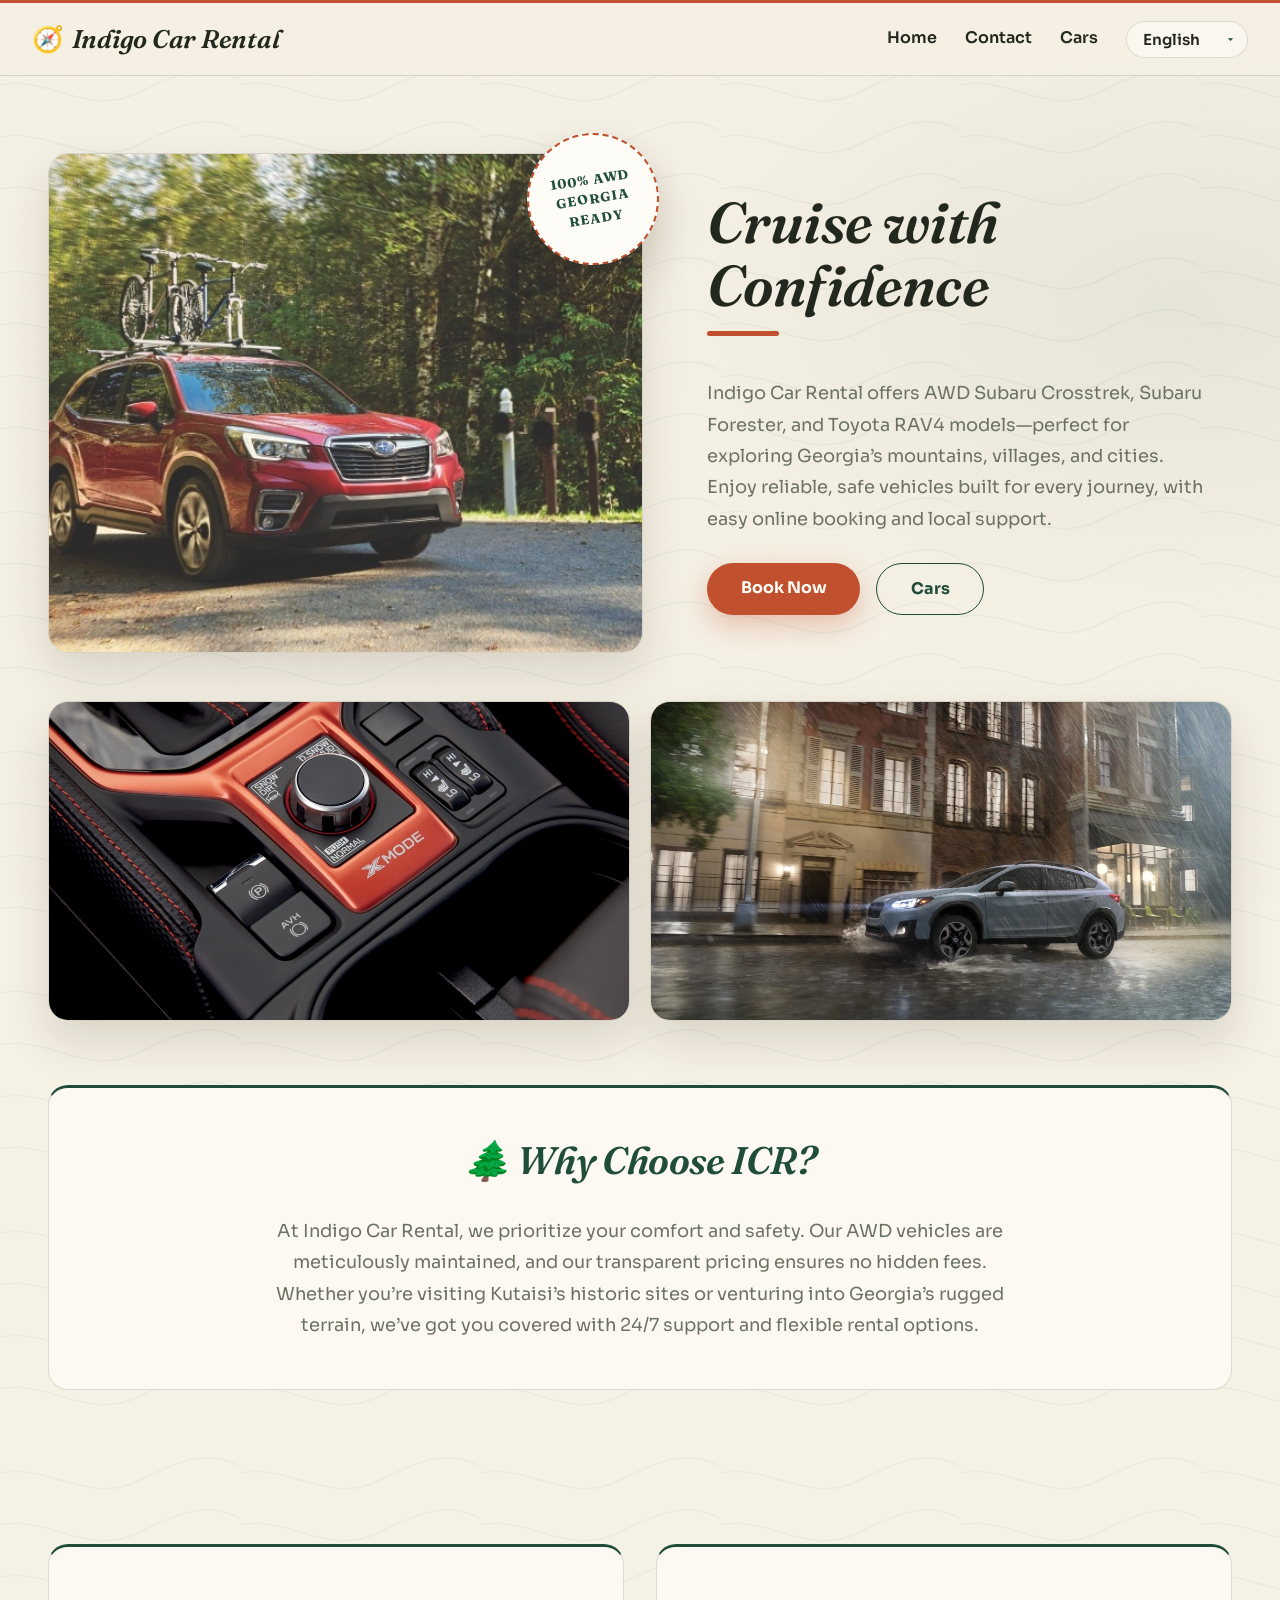
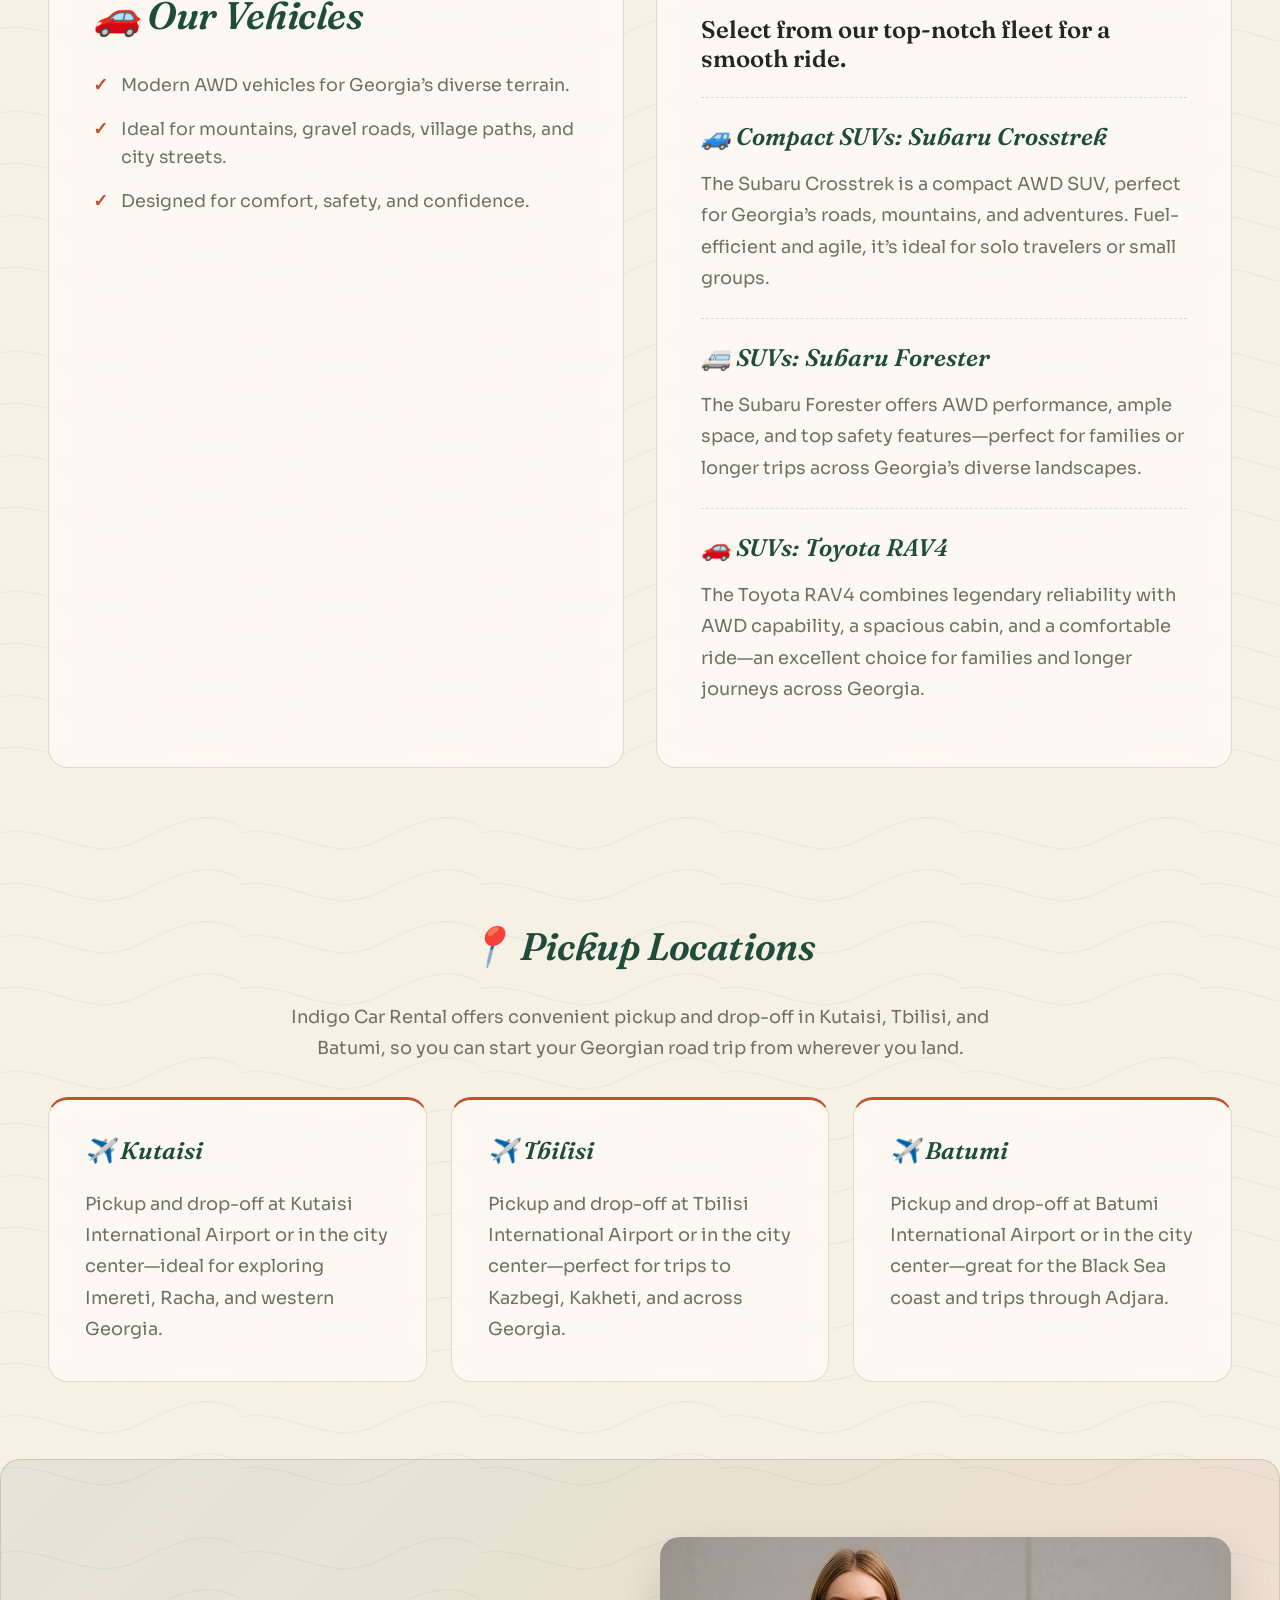
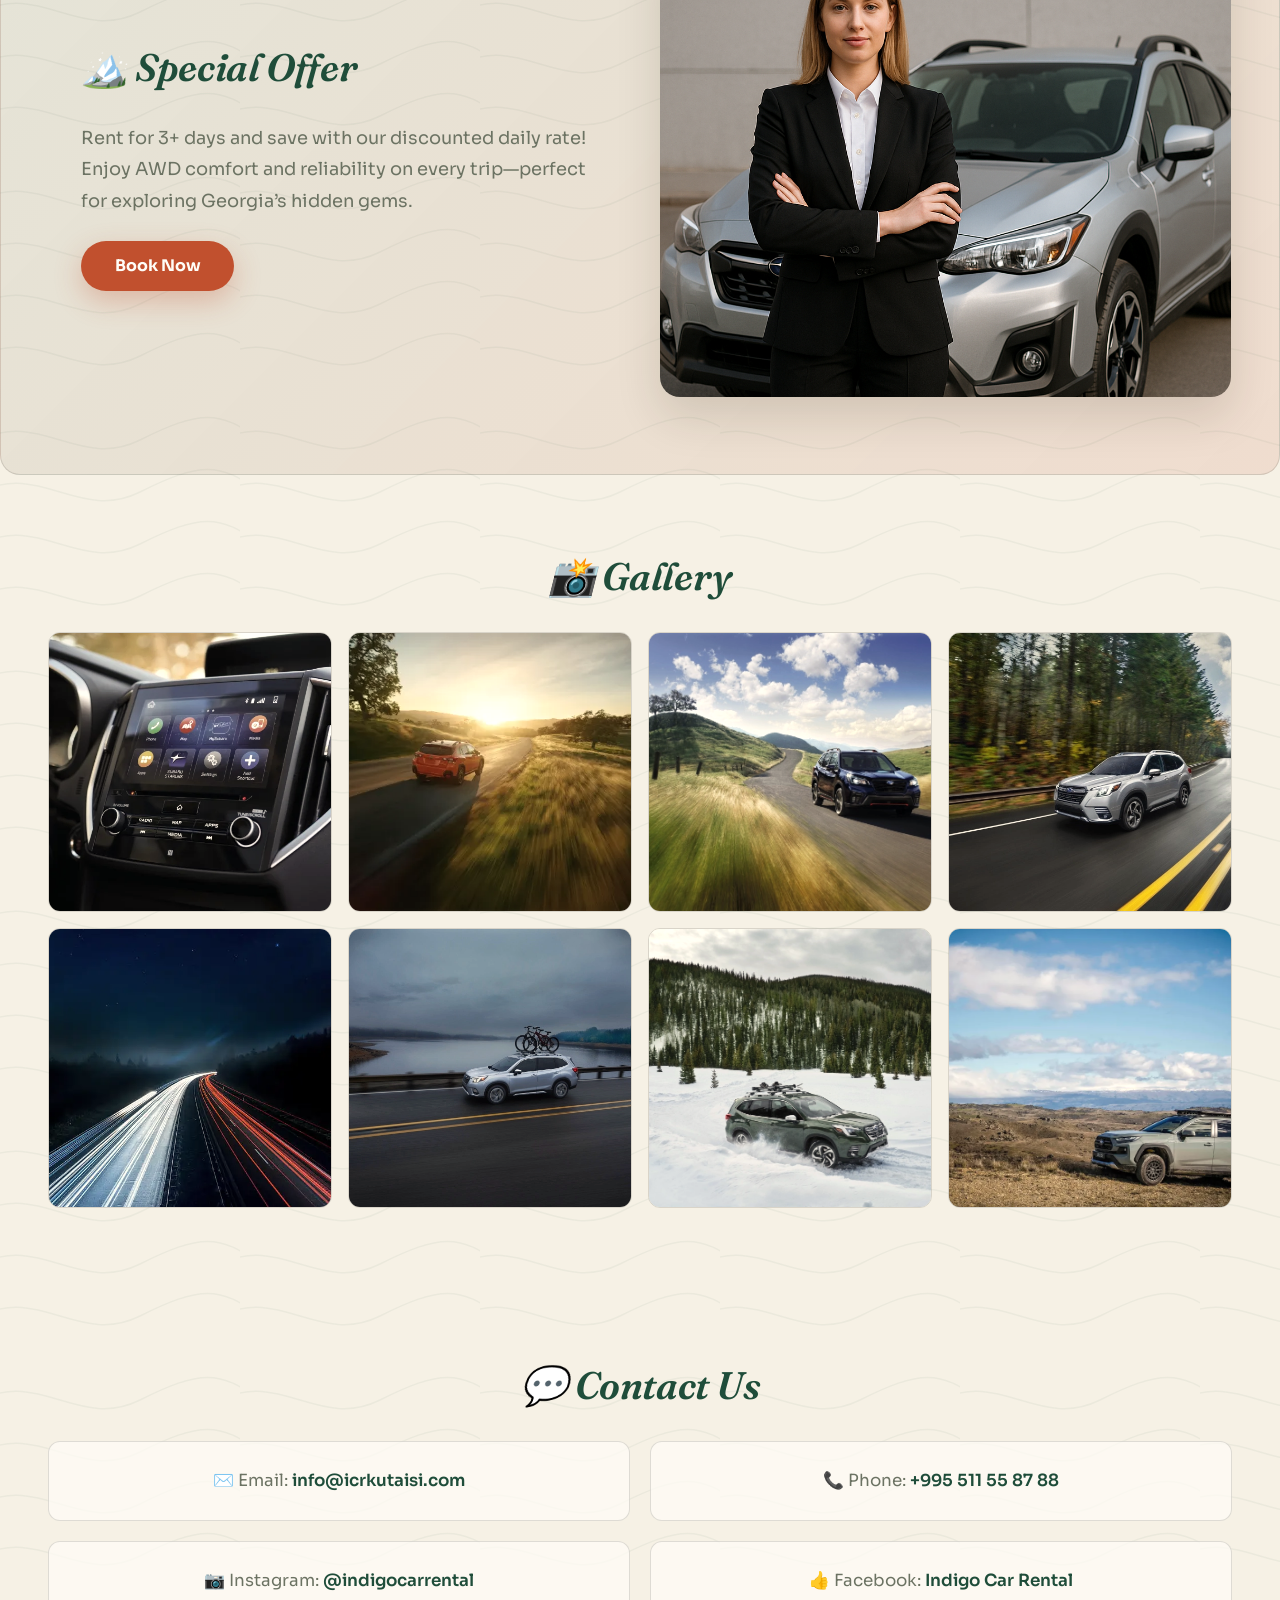
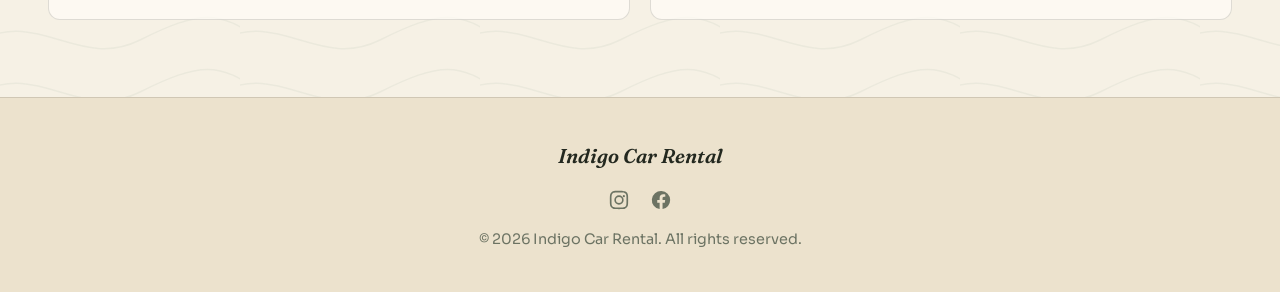
<file: index.html>
<!DOCTYPE html>
<html lang="en">
<head>
    <meta charset="UTF-8">
    <meta name="viewport" content="width=device-width, initial-scale=1.0">
    <title>Car Rental in Kutaisi, Tbilisi & Batumi, Georgia | ICR</title>
    <meta name="description"
          content="Rent a car in Kutaisi, Tbilisi, or Batumi with ICR — affordable, reliable AWD Subaru and Toyota RAV4 vehicles for airport pickups, city driving, and exploring Georgia. Easy online booking & local support.">
    <meta name="keywords"
          content="car rental Kutaisi, car rental Tbilisi, car rental Batumi, car rental Georgia, rent a car Kutaisi, rent a car Tbilisi, Kutaisi airport car hire, Tbilisi airport car hire, Batumi airport car hire, ICR car rental, cheap car rental Georgia, Georgia car hire, self drive Georgia, budget car rental Georgia, travel Georgia car hire, Toyota RAV4 rental Kutaisi">
    <meta name="robots" content="index, follow">

    <!-- Geo Meta Tags -->
    <meta name="geo.region" content="GE-KU">
    <meta name="geo.placename" content="Kutaisi, Georgia">
    <meta name="geo.position" content="42.2480;42.7070">
    <meta name="ICBM" content="42.2480, 42.7070">

    <!-- Canonical and Hreflang Tags -->
    <link rel="canonical" href="https://icrkutaisi.com/">
    <link rel="alternate" hreflang="en" href="https://icrkutaisi.com/en/">
    <link rel="alternate" hreflang="ka" href="https://icrkutaisi.com/ka/">
    <link rel="alternate" hreflang="ru" href="https://icrkutaisi.com/ru/">

    <!-- Open Graph Meta -->
    <meta property="og:type" content="website">
    <meta property="og:title" content="Car Rental in Kutaisi, Tbilisi & Batumi, Georgia | ICR">
    <meta property="og:description"
          content="Book reliable AWD Subaru and Toyota RAV4 cars for airport pickups in Kutaisi, Tbilisi, and Batumi, plus travel across Georgia. Best prices, no hidden fees, easy online booking.">
    <meta property="og:url" content="https://icrkutaisi.com/">
    <meta property="og:site_name" content="ICR Kutaisi">
    <meta property="og:image" content="https://icrkutaisi.com/images/image1.webp">

    <!-- Twitter Card Meta -->
    <meta name="twitter:card" content="summary_large_image">
    <meta name="twitter:title" content="Car Rental in Kutaisi, Tbilisi & Batumi | ICR Georgia">
    <meta name="twitter:description"
          content="Reliable car hire in Kutaisi, Tbilisi, and Batumi, Georgia with ICR. AWD Subaru and Toyota RAV4 fleet, great rates, airport transfers, and full Georgia coverage. Book your car online now.">
    <meta name="twitter:image" content="https://icrkutaisi.com/images/image1.webp">

    <!-- Preload Critical Resources -->
    <link rel="preload" href="https://fonts.googleapis.com/css2?family=Fraunces:ital,wght@0,400;0,500;0,600;0,700;0,900;1,500;1,600&family=Sora:wght@400;500;600;700;800&display=swap" as="style">
    <link rel="stylesheet" href="https://fonts.googleapis.com/css2?family=Fraunces:ital,wght@0,400;0,500;0,600;0,700;0,900;1,500;1,600&family=Sora:wght@400;500;600;700;800&display=swap">
    <link rel="stylesheet" href="styles.css">
</head>
<body>
<!--
    IMPORTANT: To ensure Google indexes this page, verify server-side configuration:
    - Check .htaccess or Nginx for unintended 301/302 redirects.
    - Ensure https://icrkutaisi.com/ resolves without redirecting to another domain.
    - Confirm robots.txt allows crawling (e.g., Allow: /).
    - Test with `curl -I https://icrkutaisi.com/` or httpstatus.io.
-->
<header>
    <h1 data-lang-key="title">Indigo Car Rental</h1>
    <nav aria-label="Main navigation">
        <a href="#home" data-lang-key="nav_home">Home</a>
        <a href="#contact" data-lang-key="nav_contact">Contact</a>
        <a href="cars.html" data-lang-key="nav_cars">Cars</a>
        <select class="language-switcher" onchange="changeLanguage(this.value)" aria-label="Select Language">
            <option value="en">English</option>
            <option value="ka">ქართული</option>
            <option value="ru">Русский</option>
        </select>
    </nav>
</header>

<main>
    <section id="home" aria-labelledby="home-title">
        <div id="home-description">
            <div class="home-description-left">
                <img src="images/image1.webp" alt="Subaru Crosstrek parked in Kutaisi, Georgia" loading="eager">
                <div class="hero-stamp" aria-hidden="true">
                    <span data-lang-key="hero_stamp">100% AWD<br>Georgia Ready</span>
                </div>
            </div>
            <div class="home-description-right">
                <div class="home-description-right-inside">
                    <h1 id="home-title" data-lang-key="home_title">Cruise with Confidence</h1>
                    <p data-lang-key="home_description">Indigo Car Rental offers AWD Subaru Crosstrek and Forester
                        models—perfect for exploring Georgia’s mountains, villages, and cities. Enjoy reliable, safe
                        vehicles built for every journey, with easy online booking and local support.</p>
                    <div class="cta-group">
                        <a href="#contact" class="book-now" data-lang-key="book_now">Book Now</a>
                        <a href="cars.html" class="book-now book-now-outline" data-lang-key="nav_cars">Cars</a>
                    </div>
                </div>
            </div>
        </div>

        <div class="image-container">
            <img src="images/image2.webp" alt="Subaru Forester on a scenic Georgia road" loading="lazy">
            <img src="images/image3.webp" alt="Subaru Crosstrek in Kutaisi city center" loading="lazy">
        </div>

        <div id="why-choose" class="mt-5 reveal">
            <h2 data-lang-key="why_choose_title">Why Choose ICR?</h2>
            <p data-lang-key="why_choose_description">At Indigo Car Rental, we prioritize your comfort and safety. Our
                AWD vehicles are meticulously maintained, and our transparent pricing ensures no hidden fees. Whether
                you’re visiting Kutaisi’s historic sites or venturing into Georgia’s rugged terrain, we’ve got you
                covered with 24/7 support and flexible rental options.</p>
        </div>
    </section>

    <section id="vehicles" aria-labelledby="vehicles-title">
        <div class="vehicles-left reveal">
            <div class="vehicles-inside">
                <h2 id="vehicles-title" data-lang-key="vehicles_title">Our Vehicles</h2>
                <ul>
                    <li data-lang-key="vehicles_desc_1">Modern AWD vehicles for Georgia’s diverse terrain.</li>
                    <li data-lang-key="vehicles_desc_2">Ideal for mountains, gravel roads, village paths, and city
                        streets.
                    </li>
                    <li data-lang-key="vehicles_desc_3">Designed for comfort, safety, and confidence.</li>
                </ul>
            </div>
        </div>
        <div class="vehicles-right reveal">
            <div class="vehicles-inside">
                <h3 data-lang-key="vehicles_select">Select from our top-notch fleet for a smooth ride.</h3>
                <hr>
                <h4 class="vehicle-subheading crosstrek-icon" data-lang-key="crosstrek_title">Compact SUVs: Subaru Crosstrek</h4>
                <p data-lang-key="crosstrek_description">The Subaru Crosstrek is a compact AWD SUV, perfect for
                    Georgia’s roads, mountains, and adventures. Fuel-efficient and agile, it’s ideal for solo travelers
                    or small groups.</p>
                <hr>
                <h4 class="vehicle-subheading forester-icon" data-lang-key="forester_title">SUVs: Subaru Forester</h4>
                <p data-lang-key="forester_description">The Subaru Forester offers AWD performance, ample space, and top
                    safety features—perfect for families or longer trips across Georgia’s diverse landscapes.</p>
                <hr>
                <h4 class="vehicle-subheading rav4-icon" data-lang-key="rav4_title">SUVs: Toyota RAV4</h4>
                <p data-lang-key="rav4_description">The Toyota RAV4 combines legendary reliability with AWD capability,
                    a spacious cabin, and a comfortable ride—an excellent choice for families and longer journeys
                    across Georgia.</p>
            </div>
        </div>
    </section>

    <section id="locations" aria-labelledby="locations-title" class="reveal">
        <h2 id="locations-title" data-lang-key="locations_title">Pickup Locations</h2>
        <p data-lang-key="locations_description">Indigo Car Rental offers convenient pickup and drop-off in
            Kutaisi, Tbilisi, and Batumi, so you can start your Georgian road trip from wherever you land.</p>
        <div class="locations-grid">
            <div class="location-card reveal">
                <h3 data-lang-key="location_kutaisi_title">Kutaisi</h3>
                <p data-lang-key="location_kutaisi_description">Pickup and drop-off at Kutaisi International Airport
                    or in the city center—ideal for exploring Imereti, Racha, and western Georgia.</p>
            </div>
            <div class="location-card reveal">
                <h3 data-lang-key="location_tbilisi_title">Tbilisi</h3>
                <p data-lang-key="location_tbilisi_description">Pickup and drop-off at Tbilisi International Airport
                    or in the city center—perfect for trips to Kazbegi, Kakheti, and across Georgia.</p>
            </div>
            <div class="location-card reveal">
                <h3 data-lang-key="location_batumi_title">Batumi</h3>
                <p data-lang-key="location_batumi_description">Pickup and drop-off at Batumi International Airport
                    or in the city center—great for the Black Sea coast and trips through Adjara.</p>
            </div>
        </div>
    </section>

    <section id="offer" aria-labelledby="offer-title" class="reveal">
        <div class="offer-left">
            <div class="offer-left-inside">
                <h2 id="offer-title" data-lang-key="offer_title">Special Offer</h2>
                <p data-lang-key="offer_description">Rent for 3+ days and save with our discounted daily rate! Enjoy AWD
                    comfort and reliability on every trip—perfect for exploring Georgia’s hidden gems.</p>
                <a href="#contact" class="book-now" data-lang-key="book_now">Book Now</a>
            </div>
        </div>
        <div class="offer-right">
            <img src="images/image4.webp" alt="Subaru rental car in Georgia mountains" loading="lazy">
        </div>
    </section>

    <section id="gallery" aria-labelledby="gallery-title" class="reveal">
        <h2 id="gallery-title" data-lang-key="gallery_title">Gallery</h2>
        <div class="gallery-grid">
            <img src="images/image_container1.webp" alt="Subaru Crosstrek on mountain road" loading="lazy">
            <img src="images/image_container2.webp" alt="Subaru Forester in Kutaisi countryside" loading="lazy">
            <img src="images/image_container3.webp" alt="Rental car parked near Kutaisi landmark" loading="lazy">
            <img src="images/image_container4.webp" alt="Subaru interior showcasing comfort" loading="lazy">
            <img src="images/image_container5.webp" alt="Scenic drive in Georgia with ICR rental" loading="lazy">
            <img src="images/image_container6.webp" alt="Subaru Crosstrek at sunset" loading="lazy">
            <img src="images/image_container7.webp" alt="ICR rental car in urban Kutaisi" loading="lazy">
            <img src="images/image_container8.webp" alt="Toyota RAV4" loading="lazy">
        </div>
    </section>

    <section id="contact" aria-labelledby="contact-title" class="reveal">
        <h2 id="contact-title" data-lang-key="contact_title">Contact Us</h2>
        <div class="contact-grid">
            <div class="contact-card">
                <p data-lang-key="contact_email">Email: <a href="mailto:info@icrkutaisi.com">info@icrkutaisi.com</a></p>
            </div>
            <div class="contact-card">
                <p data-lang-key="contact_phone">Phone: <a href="tel:+995511558788">+995 511 55 87 88</a></p>
            </div>
            <div class="contact-card">
                <p data-lang-key="contact_instagram">Instagram: <a href="https://www.instagram.com/indigocarrentalkutaisi"
                                                                   target="_blank" rel="noopener">@indigocarrental</a></p>
            </div>
            <div class="contact-card">
                <p data-lang-key="contact_facebook">Facebook: <a href="https://www.facebook.com/profile.php?id=61577189131267"
                                                                 target="_blank" rel="noopener">Indigo Car Rental</a></p>
            </div>
        </div>
    </section>
</main>

<footer>
    <div class="footer-content">
        <p class="footer-brand">Indigo Car Rental</p>
        <div class="footer-social">
            <a href="https://www.instagram.com/indigocarrentalkutaisi" target="_blank" rel="noopener" aria-label="Instagram">
                <svg viewBox="0 0 24 24" aria-hidden="true"><path d="M12 2c2.7 0 3.05.01 4.12.06 1.07.05 1.79.22 2.43.46.66.25 1.21.6 1.76 1.15.5.5.9 1.1 1.15 1.76.24.64.41 1.36.46 2.43.05 1.07.06 1.42.06 4.12s-.01 3.05-.06 4.12c-.05 1.07-.22 1.79-.46 2.43a4.9 4.9 0 0 1-1.15 1.76 4.9 4.9 0 0 1-1.76 1.15c-.64.24-1.36.41-2.43.46-1.07.05-1.42.06-4.12.06s-3.05-.01-4.12-.06c-1.07-.05-1.79-.22-2.43-.46a4.9 4.9 0 0 1-1.76-1.15 4.9 4.9 0 0 1-1.15-1.76c-.24-.64-.41-1.36-.46-2.43C2.01 15.05 2 14.7 2 12s.01-3.05.06-4.12c.05-1.07.22-1.79.46-2.43.25-.66.6-1.21 1.15-1.76A4.9 4.9 0 0 1 5.43 2.5c.64-.24 1.36-.41 2.43-.46C8.93 2.01 9.28 2 12 2zm0 1.8c-2.66 0-2.97.01-4.02.06-.97.04-1.5.21-1.85.34-.46.18-.79.39-1.14.74-.35.35-.56.68-.74 1.14-.13.35-.3.88-.34 1.85C3.85 9.03 3.84 9.34 3.84 12s.01 2.97.06 4.02c.04.97.21 1.5.34 1.85.18.46.39.79.74 1.14.35.35.68.56 1.14.74.35.13.88.3 1.85.34 1.05.05 1.36.06 4.02.06s2.97-.01 4.02-.06c.97-.04 1.5-.21 1.85-.34.46-.18.79-.39 1.14-.74.35-.35.56-.68.74-1.14.13-.35.3-.88.34-1.85.05-1.05.06-1.36.06-4.02s-.01-2.97-.06-4.02c-.04-.97-.21-1.5-.34-1.85a3.06 3.06 0 0 0-.74-1.14 3.06 3.06 0 0 0-1.14-.74c-.35-.13-.88-.3-1.85-.34C14.97 3.85 14.66 3.84 12 3.84zm0 3.06a5.1 5.1 0 1 1 0 10.2 5.1 5.1 0 0 1 0-10.2zm0 1.8a3.3 3.3 0 1 0 0 6.6 3.3 3.3 0 0 0 0-6.6zm5.3-1.99a1.19 1.19 0 1 1 0 2.38 1.19 1.19 0 0 1 0-2.38z"/></svg>
            </a>
            <a href="https://www.facebook.com/profile.php?id=61577189131267" target="_blank" rel="noopener" aria-label="Facebook">
                <svg viewBox="0 0 24 24" aria-hidden="true"><path d="M22 12a10 10 0 1 0-11.5 9.95v-7.04H7.9V12h2.6V9.8c0-2.57 1.53-3.99 3.87-3.99 1.12 0 2.3.2 2.3.2v2.5h-1.3c-1.28 0-1.68.8-1.68 1.62V12h2.86l-.46 2.91h-2.4v7.04A10 10 0 0 0 22 12z"/></svg>
            </a>
        </div>
        <p class="footer-copy">&copy; <span id="year"></span> Indigo Car Rental. All rights reserved.</p>
    </div>
</footer>

<!-- Structured Data for LocalBusiness -->
<script type="application/ld+json">
    {
        "@context": "https://schema.org",
        "@type": "AutoRental",
        "name": "Indigo Car Rental",
        "description": "Affordable car rental in Kutaisi, Tbilisi, and Batumi, Georgia, offering AWD Subaru and Toyota RAV4 vehicles for airport pickups and travel across Georgia.",
        "url": "https://icrkutaisi.com/",
        "telephone": "+995511558788",
        "email": "info@icrkutaisi.com",
        "address": {
            "@type": "PostalAddress",
            "addressLocality": "Kutaisi",
            "addressRegion": "Imereti",
            "addressCountry": "GE"
        },
        "geo": {
            "@type": "GeoCoordinates",
            "latitude": 42.2480,
            "longitude": 42.7070
        },
        "areaServed": [
            {
                "@type": "City",
                "name": "Kutaisi"
            },
            {
                "@type": "City",
                "name": "Tbilisi"
            },
            {
                "@type": "City",
                "name": "Batumi"
            },
            {
                "@type": "Country",
                "name": "Georgia"
            }
        ],
        "openingHours": "Mo-Su 08:00-20:00",
        "sameAs": [
            "https://www.instagram.com/indigocarrentalkutaisi",
            "https://www.facebook.com/profile.php?id=61577189131267"
        ]
    }
</script>

<!-- Language Switching Script -->
<script defer>
    const translations = {
        en: {
            title: "Indigo Car Rental",
            nav_home: "Home",
            nav_contact: "Contact",
            nav_cars: "Cars",
            home_title: "Cruise with Confidence",
            hero_stamp: "100% AWD<br>Georgia Ready",
            home_description: "Indigo Car Rental offers AWD Subaru Crosstrek, Subaru Forester, and Toyota RAV4 models—perfect for exploring Georgia’s mountains, villages, and cities. Enjoy reliable, safe vehicles built for every journey, with easy online booking and local support.",
            why_choose_title: "Why Choose ICR?",
            why_choose_description: "At Indigo Car Rental, we prioritize your comfort and safety. Our AWD vehicles are meticulously maintained, and our transparent pricing ensures no hidden fees. Whether you’re visiting Kutaisi’s historic sites or venturing into Georgia’s rugged terrain, we’ve got you covered with 24/7 support and flexible rental options.",
            vehicles_title: "Our Vehicles",
            vehicles_desc_1: "Modern AWD vehicles for Georgia’s diverse terrain.",
            vehicles_desc_2: "Ideal for mountains, gravel roads, village paths, and city streets.",
            vehicles_desc_3: "Designed for comfort, safety, and confidence.",
            vehicles_select: "Select from our top-notch fleet for a smooth ride.",
            crosstrek_title: "Compact SUVs: Subaru Crosstrek",
            crosstrek_description: "The Subaru Crosstrek is a compact AWD SUV, perfect for Georgia’s roads, mountains, and adventures. Fuel-efficient and agile, it’s ideal for solo travelers or small groups.",
            forester_title: "SUVs: Subaru Forester",
            forester_description: "The Subaru Forester offers AWD performance, ample space, and top safety features—perfect for families or longer trips across Georgia’s diverse landscapes.",
            rav4_title: "SUVs: Toyota RAV4",
            rav4_description: "The Toyota RAV4 combines legendary reliability with AWD capability, a spacious cabin, and a comfortable ride—an excellent choice for families and longer journeys across Georgia.",
            locations_title: "Pickup Locations",
            locations_description: "Indigo Car Rental offers convenient pickup and drop-off in Kutaisi, Tbilisi, and Batumi, so you can start your Georgian road trip from wherever you land.",
            location_kutaisi_title: "Kutaisi",
            location_kutaisi_description: "Pickup and drop-off at Kutaisi International Airport or in the city center—ideal for exploring Imereti, Racha, and western Georgia.",
            location_tbilisi_title: "Tbilisi",
            location_tbilisi_description: "Pickup and drop-off at Tbilisi International Airport or in the city center—perfect for trips to Kazbegi, Kakheti, and across Georgia.",
            location_batumi_title: "Batumi",
            location_batumi_description: "Pickup and drop-off at Batumi International Airport or in the city center—great for the Black Sea coast and trips through Adjara.",
            offer_title: "Special Offer",
            offer_description: "Rent for 3+ days and save with our discounted daily rate! Enjoy AWD comfort and reliability on every trip—perfect for exploring Georgia’s hidden gems.",
            book_now: "Book Now",
            gallery_title: "Gallery",
            contact_title: "Contact Us",
            contact_email: "Email: <a href='mailto:info@icrkutaisi.com'>info@icrkutaisi.com</a>",
            contact_phone: "Phone: <a href='tel:+995511558788'>+995 511 55 87 88</a>",
            contact_instagram: "Instagram: <a href='https://www.instagram.com/indigocarrentalkutaisi' target='_blank'>@indigocarrental</a>",
            contact_facebook: "Facebook: <a href='https://www.facebook.com/profile.php?id=61577189131267' target='_blank'>Indigo Car Rental</a>"
        },
        ka: {
            title: "Indigo Car Rental",
            nav_home: "მთავარი",
            nav_contact: "კონტაქტი",
            nav_cars: "მანქანები",
            home_title: "მგზავრობა თავდაჯერებულად",
            hero_stamp: "100% AWD<br>მზად საქართველოსთვის",
            home_description: "Indigo Car Rental გთავაზობთ AWD Subaru Crosstrek, Subaru Forester და Toyota RAV4 მოდელებს — იდეალურია საქართველოს მთების, სოფლებისა და ქალაქების შესასწავლად. ისიამოვნეთ საიმედო, უსაფრთხო მანქანებით, რომლებიც შექმნილია ყველა მოგზაურობისთვის, მარტივი ონლაინ დაჯავშნითა და ადგილობრივი მხარდაჭერით.",
            why_choose_title: "რატომ აირჩიოთ ICR?",
            why_choose_description: "Indigo Car Rental-ში ჩვენ პრიორიტეტს ვანიჭებთ თქვენს კომფორტსა და უსაფრთხოებას. ჩვენი AWD მანქანები საგულდაგულოდ არის შენარჩუნებული, ხოლო გამჭვირვალე ფასები უზრუნველყოფს ფარული გადასახადების არარსებობას. მიუხედავად იმისა, სტუმრობთ ქუთაისის ისტორიულ ადგილებს თუ მიემგზავრებით საქართველოს უხეშ რელიეფში, ჩვენ გთავაზობთ 24/7 მხარდაჭერას და მოქნილ გაქირავების ვარიანტებს.",
            vehicles_title: "ჩვენი მანქანები",
            vehicles_desc_1: "თანამედროვე AWD მანქანები საქართველოს მრავალფეროვანი რელიეფისთვის.",
            vehicles_desc_2: "იდეალურია მთების, ხრეშიანი გზების, სოფლის ბილიკებისა და ქალაქის ქუჩებისთვის.",
            vehicles_desc_3: "შექმნილია კომფორტის, უსაფრთხოებისა და თავდაჯერებულობისთვის.",
            vehicles_select: "აირჩიეთ ჩვენი უმაღლესი ხარისხის ფლოტიდან გლუვი მგზავრობისთვის.",
            crosstrek_title: "კომპაქტური SUV-ები: Subaru Crosstrek",
            crosstrek_description: "Subaru Crosstrek არის კომპაქტური AWD SUV, იდეალური საქართველოს გზების, მთებისა და თავგადასავლებისთვის. საწვავის ეფექტური და მოქნილი, იდეალურია მარტოხელა მოგზაურებისთვის ან მცირე ჯგუფებისთვის.",
            forester_title: "SUV-ები: Subaru Forester",
            forester_description: "Subaru Forester გთავაზობთ AWD შესრულებას, ფართო სივრცეს და უმაღლესი უსაფრთხოების ფუნქციებს — იდეალურია ოჯახებისთვის ან საქართველოს მრავალფეროვან ლანდშაფტებში გრძელი მოგზაურობებისთვის.",
            rav4_title: "SUV-ები: Toyota RAV4",
            rav4_description: "Toyota RAV4 აერთიანებს ლეგენდარულ საიმედოობას AWD შესაძლებლობასთან, ფართო სალონთან და კომფორტულ სვლასთან — შესანიშნავი არჩევანია ოჯახებისთვის და საქართველოში გრძელი მოგზაურობებისთვის.",
            locations_title: "გაქირავების ლოკაციები",
            locations_description: "Indigo Car Rental გთავაზობთ მოხერხებულ გაქირავებასა და დაბრუნებას ქუთაისში, თბილისში და ბათუმში — დაიწყეთ თქვენი მოგზაურობა საქართველოში იქიდან, სადაც ჩამოფრინდებით.",
            location_kutaisi_title: "ქუთაისი",
            location_kutaisi_description: "მანქანის აღება და დაბრუნება ქუთაისის საერთაშორისო აეროპორტში ან ქალაქის ცენტრში — იდეალურია იმერეთის, რაჭისა და დასავლეთ საქართველოს შესასწავლად.",
            location_tbilisi_title: "თბილისი",
            location_tbilisi_description: "მანქანის აღება და დაბრუნება თბილისის საერთაშორისო აეროპორტში ან ქალაქის ცენტრში — იდეალურია ყაზბეგის, კახეთისა და მთელი საქართველოს მოსანახულებლად.",
            location_batumi_title: "ბათუმი",
            location_batumi_description: "მანქანის აღება და დაბრუნება ბათუმის საერთაშორისო აეროპორტში ან ქალაქის ცენტრში — შესანიშნავია შავი ზღვის სანაპიროსა და აჭარის მოსანახულებლად.",
            offer_title: "სპეციალური შეთავაზება",
            offer_description: "იქირავეთ 3+ დღით და დაზოგეთ ჩვენი ფასდაკლებული დღიური ტარიფით! ისიამოვნეთ AWD კომფორტითა და საიმედოობით ყველა მოგზაურობაში — იდეალურია საქართველოს ფარული ძვირფასი ქვების შესასწავლად.",
            book_now: "დაჯავშნე ახლა",
            gallery_title: "გალერეა",
            contact_title: "დაგვიკავშირდით",
            contact_email: "ელფოსტა: <a href='mailto:info@icrkutaisi.com'>info@icrkutaisi.com</a>",
            contact_phone: "ტელეფონი: <a href='tel:+995511558788'>+995 511 55 87 88</a>",
            contact_instagram: "Instagram: <a href='https://www.instagram.com/indigocarrentalkutaisi' target='_blank'>@indigocarrental</a>",
            contact_facebook: "Facebook: <a href='https://www.facebook.com/profile.php?id=61577189131267' target='_blank'>Indigo Car Rental</a>"
        },
        ru: {
            title: "Indigo Car Rental",
            nav_home: "Главная",
            nav_contact: "Контакты",
            nav_cars: "Автомобили",
            home_title: "Путешествуйте с уверенностью",
            hero_stamp: "100% AWD<br>Готовы к Грузии",
            home_description: "Indigo Car Rental предлагает полноприводные модели Subaru Crosstrek, Subaru Forester и Toyota RAV4 — идеально подходят для исследования гор, деревень и городов Грузии. Наслаждайтесь надежными и безопасными автомобилями, созданными для любого путешествия, с легким онлайн-бронированием и местной поддержкой.",
            why_choose_title: "Почему выбрать ICR?",
            why_choose_description: "В Indigo Car Rental мы уделяем приоритет вашему комфорту и безопасности. Наши полноприводные автомобили тщательно обслуживаются, а прозрачное ценообразование гарантирует отсутствие скрытых платежей. Будь то посещение исторических мест Кутаиси или путешествие по пересеченной местности Грузии, мы обеспечим вас круглосуточной поддержкой и гибкими вариантами аренды.",
            vehicles_title: "Наши автомобили",
            vehicles_desc_1: "Современные полноприводные автомобили для разнообразной местности Грузии.",
            vehicles_desc_2: "Идеальны для гор, гравийных дорог, деревенских троп и городских улиц.",
            vehicles_desc_3: "Создан для комфорта, безопасности и уверенности.",
            vehicles_select: "Выберите из нашего первоклассного автопарка для плавной поездки.",
            crosstrek_title: "Компактные внедорожники: Subaru Crosstrek",
            crosstrek_description: "Subaru Crosstrek — компактный полноприводный внедорожник, идеальный для дорог, гор и приключений в Грузии. Экономичный и маневренный, он идеально подходит для одиночных путешественников или небольших групп.",
            forester_title: "Внедорожники: Subaru Forester",
            forester_description: "Subaru Forester предлагает полноприводную производительность, простор и лучшие функции безопасности — идеально подходит для семей или длительных поездок по разнообразным ландшафтам Грузии.",
            rav4_title: "Внедорожники: Toyota RAV4",
            rav4_description: "Toyota RAV4 сочетает легендарную надежность с полным приводом, просторным салоном и комфортной ездой — отличный выбор для семей и длительных поездок по Грузии.",
            locations_title: "Пункты выдачи автомобилей",
            locations_description: "Indigo Car Rental предлагает удобную выдачу и возврат автомобиля в Кутаиси, Тбилиси и Батуми — начните свое путешествие по Грузии оттуда, куда вы прилетели.",
            location_kutaisi_title: "Кутаиси",
            location_kutaisi_description: "Выдача и возврат автомобиля в международном аэропорту Кутаиси или в центре города — идеально для изучения Имеретии, Рачи и западной Грузии.",
            location_tbilisi_title: "Тбилиси",
            location_tbilisi_description: "Выдача и возврат автомобиля в международном аэропорту Тбилиси или в центре города — идеально для поездок в Казбеги, Кахетию и по всей Грузии.",
            location_batumi_title: "Батуми",
            location_batumi_description: "Выдача и возврат автомобиля в международном аэропорту Батуми или в центре города — отлично подходит для побережья Чёрного моря и поездок по Аджарии.",
            offer_title: "Специальное предложение",
            offer_description: "Арендуйте на 3+ дня и сэкономьте с нашей сниженной суточной ставкой! Наслаждайтесь комфортом и надежностью полноприводных автомобилей в каждом путешествии — идеально для исследования скрытых жемчужин Грузии.",
            book_now: "Забронировать сейчас",
            gallery_title: "Галерея",
            contact_title: "Свяжитесь с нами",
            contact_email: "Эл. почта: <a href='mailto:info@icrkutaisi.com'>info@icrkutaisi.com</a>",
            contact_phone: "Телефон: <a href='tel:+995511558788'>+995 511 55 87 88</a>",
            contact_instagram: "Instagram: <a href='https://www.instagram.com/indigocarrentalkutaisi' target='_blank'>@indigocarrental</a>",
            contact_facebook: "Facebook: <a href='https://www.facebook.com/profile.php?id=61577189131267' target='_blank'>Indigo Car Rental</a>"
        }
    };

    function changeLanguage(lang) {
        localStorage.setItem('language', lang);
        document.querySelectorAll('[data-lang-key]').forEach(element => {
            const key = element.getAttribute('data-lang-key');
            if (['contact_email', 'contact_phone', 'contact_instagram', 'contact_facebook', 'hero_stamp'].includes(key)) {
                element.innerHTML = translations[lang][key];
            } else {
                element.textContent = translations[lang][key];
            }
        });
        document.documentElement.lang = lang;
    }

    document.addEventListener('DOMContentLoaded', () => {
        const savedLang = localStorage.getItem('language') || 'en';
        document.querySelector('.language-switcher').value = savedLang;
        changeLanguage(savedLang);
    });
</script>

<!-- Reveal-on-scroll animation & footer year -->
<script defer>
    document.addEventListener('DOMContentLoaded', () => {
        document.getElementById('year').textContent = new Date().getFullYear();

        const observer = new IntersectionObserver((entries) => {
            entries.forEach(entry => {
                if (entry.isIntersecting) {
                    entry.target.classList.add('visible');
                    observer.unobserve(entry.target);
                }
            });
        }, {threshold: 0.15});

        document.querySelectorAll('.reveal').forEach(el => observer.observe(el));
    });
</script>
</body>
</html>
</file>
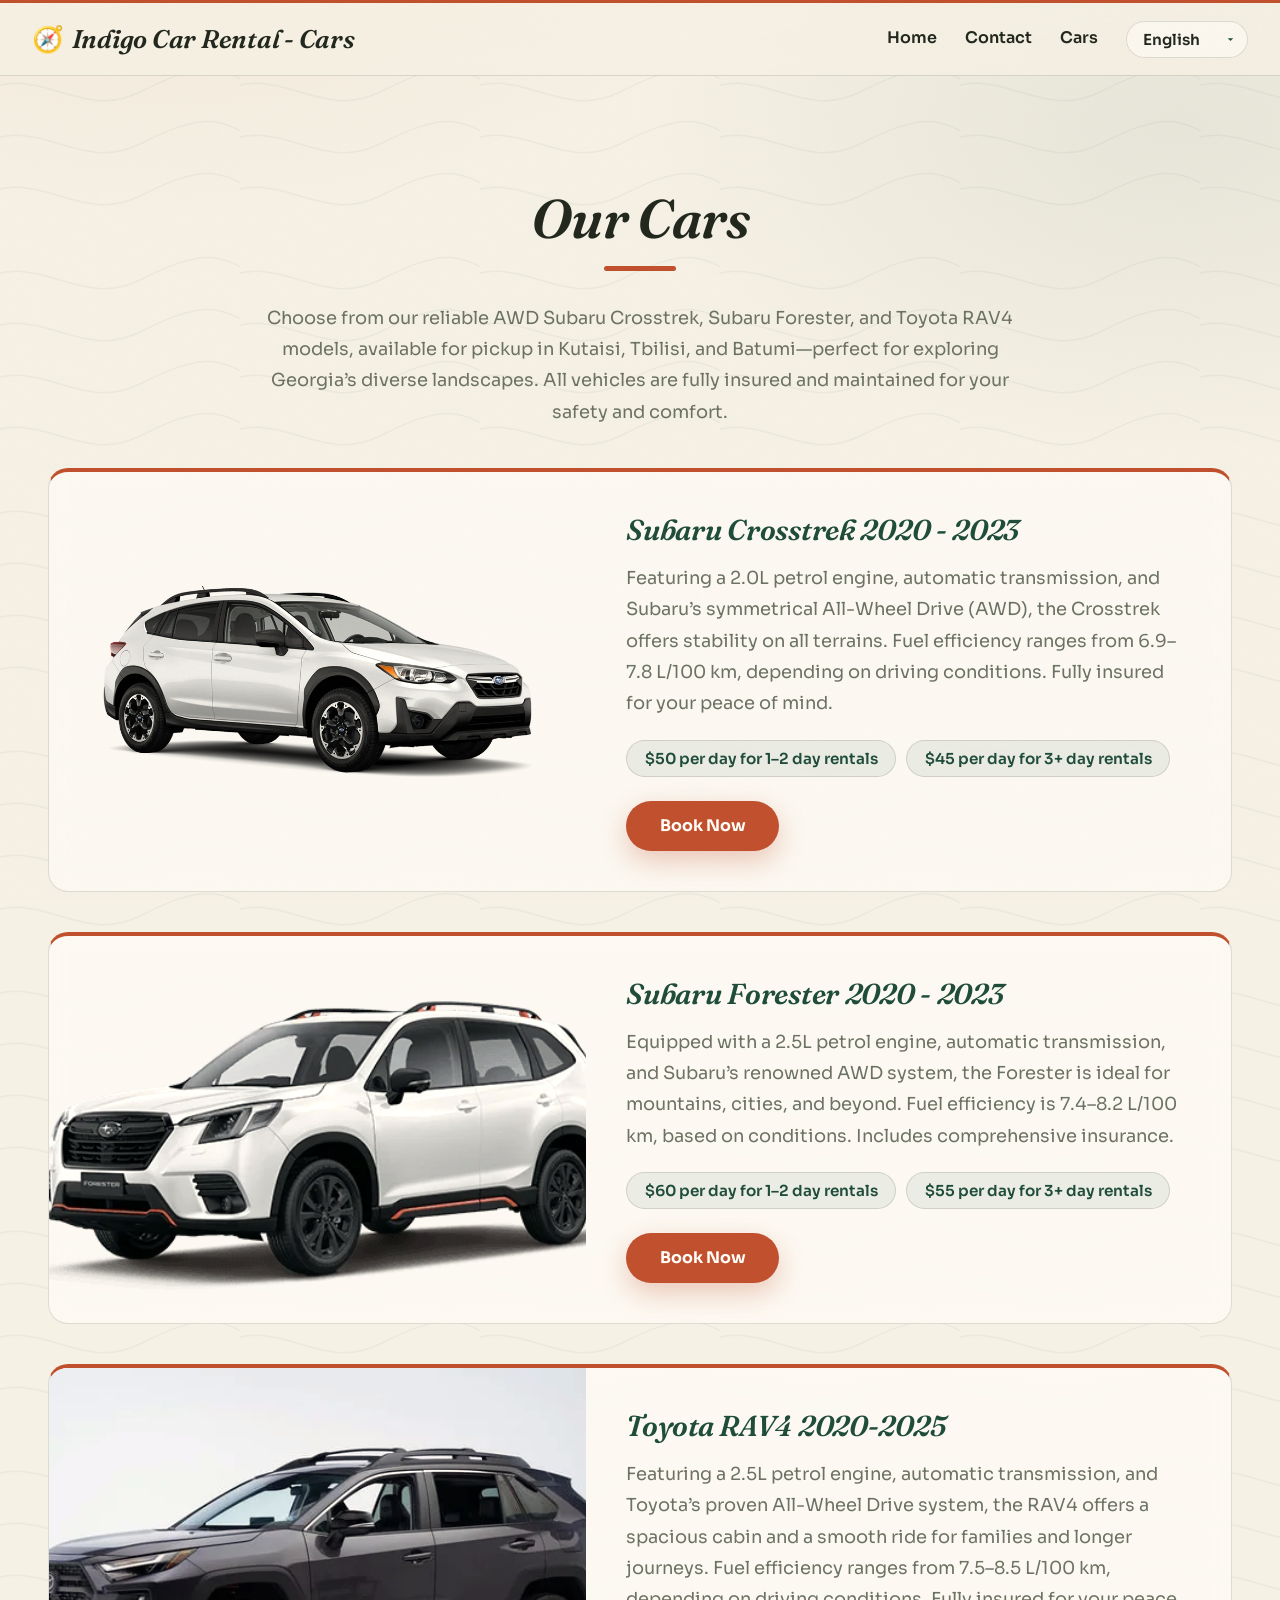
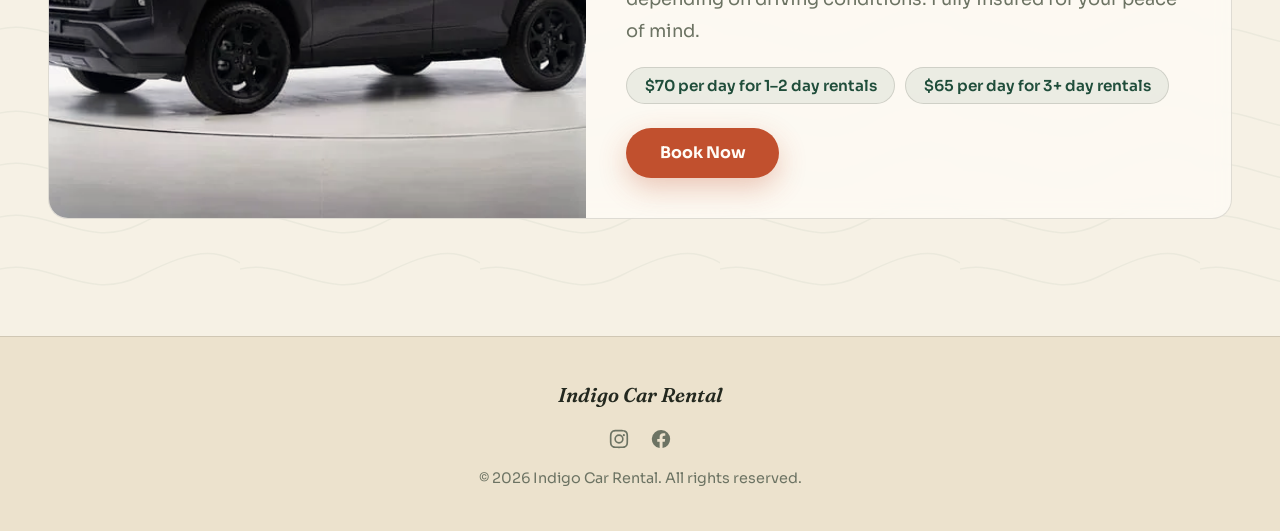
<file: cars.html>
<!DOCTYPE html>
<html lang="en">
<head>
    <meta charset="UTF-8">
    <meta name="viewport" content="width=device-width, initial-scale=1.0">
    <title data-lang-key="title">Indigo Car Rental - Cars</title>
    <meta name="description"
          content="Explore our fleet of AWD Subaru Crosstrek, Subaru Forester, and Toyota RAV4 vehicles for rent in Kutaisi, Tbilisi, and Batumi, Georgia. Affordable rates, full insurance, and perfect for all terrains.">
    <meta name="keywords"
          content="Subaru Crosstrek rental Kutaisi, Subaru Forester rental Kutaisi, Toyota RAV4 rental Kutaisi, car rental Kutaisi, car rental Tbilisi, car rental Batumi, car rental Georgia, AWD car hire Georgia, Indigo Car Rental cars">
    <meta name="robots" content="index, follow">

    <!-- Canonical and Hreflang Tags -->
    <link rel="canonical" href="https://icrkutaisi.com/cars.html">
    <link rel="alternate" hreflang="en" href="https://icrkutaisi.com/en/cars.html">
    <link rel="alternate" hreflang="ka" href="https://icrkutaisi.com/ka/cars.html">
    <link rel="alternate" hreflang="ru" href="https://icrkutaisi.com/ru/cars.html">

    <!-- Open Graph Meta -->
    <meta property="og:type" content="website">
    <meta property="og:title" content="Car Rental Fleet in Kutaisi, Tbilisi & Batumi | ICR">
    <meta property="og:description"
          content="Rent AWD Subaru Crosstrek, Forester, or Toyota RAV4 in Kutaisi, Tbilisi, or Batumi. Perfect for Georgia’s roads, with competitive prices and full insurance.">
    <meta property="og:url" content="https://icrkutaisi.com/cars.html">
    <meta property="og:site_name" content="ICR Kutaisi">
    <meta property="og:image" content="https://icrkutaisi.com/images/crosstrek.png">

    <!-- Twitter Card Meta -->
    <meta name="twitter:card" content="summary_large_image">
    <meta name="twitter:title" content="Subaru & RAV4 Car Rentals in Georgia | ICR">
    <meta name="twitter:description"
          content="Discover our Subaru Crosstrek, Forester, and Toyota RAV4 rentals in Kutaisi, Tbilisi, and Batumi, Georgia. Affordable, reliable, and ready for any adventure.">
    <meta name="twitter:image" content="https://icrkutaisi.com/images/crosstrek.png">

    <!-- Preload Critical Resources -->
    <link rel="preload" href="https://fonts.googleapis.com/css2?family=Fraunces:ital,wght@0,400;0,500;0,600;0,700;0,900;1,500;1,600&family=Sora:wght@400;500;600;700;800&display=swap" as="style">
    <link rel="stylesheet" href="https://fonts.googleapis.com/css2?family=Fraunces:ital,wght@0,400;0,500;0,600;0,700;0,900;1,500;1,600&family=Sora:wght@400;500;600;700;800&display=swap">
    <link rel="stylesheet" href="styles.css">
</head>
<body>
<!--
    IMPORTANT: To ensure Google indexes this page, verify server-side configuration:
    - Check .htaccess or Nginx for unintended 301/302 redirects.
    - Ensure https://icrkutaisi.com/cars.html resolves without redirecting.
    - Confirm robots.txt allows crawling (e.g., Allow: /).
    - Test with `curl -I https://icrkutaisi.com/cars.html` or httpstatus.io.
    - Recommendation: Optimize images (e.g., convert to WebP, compress) for better performance.
-->
<header>
    <h1 data-lang-key="title">Indigo Car Rental</h1>
    <nav aria-label="Main navigation">
        <a href="index.html#home" data-lang-key="nav_home">Home</a>
        <a href="index.html#contact" data-lang-key="nav_contact">Contact</a>
        <a href="cars.html" data-lang-key="nav_cars">Cars</a>
        <select class="language-switcher" onchange="changeLanguage(this.value)" aria-label="Select Language">
            <option value="en">English</option>
            <option value="ka">ქართული</option>
            <option value="ru">Русский</option>
        </select>
    </nav>
</header>

<main>
    <section id="cars" aria-labelledby="cars-title">
        <h1 id="cars-title" data-lang-key="cars_title">Our Cars</h1>
        <p data-lang-key="cars_intro">Choose from our reliable AWD Subaru Crosstrek, Subaru Forester, and Toyota RAV4
            models, perfect for exploring Kutaisi and Georgia’s diverse landscapes. All vehicles are fully insured and
            maintained for your safety and comfort.</p>
        <div class="car-container reveal" role="region" aria-labelledby="crosstrek-title">
            <div class="car-image">
                <img src="images/crosstrek.webp" alt="Subaru Crosstrek 2020-2023 for rent in Kutaisi" loading="eager">
            </div>
            <div class="car-details">
                <h2 id="crosstrek-title" data-lang-key="crosstrek_title">Subaru Crosstrek 2020 - 2023</h2>
                <p data-lang-key="crosstrek_description">Featuring a 2.0L petrol engine, automatic transmission, and
                    Subaru’s symmetrical All-Wheel Drive (AWD), the Crosstrek offers stability on all terrains. Fuel
                    efficiency ranges from 6.9–7.8 L/100 km, depending on driving conditions. Fully insured for your
                    peace of mind.</p>
                <ul data-lang-key="crosstrek_prices">
                    <li>$50 per day for 1–2 day rentals</li>
                    <li>$45 per day for 3+ day rentals</li>
                </ul>
                <a href="index.html#contact" class="book-now" data-lang-key="book_now">Book Now</a>
            </div>
        </div>
        <div class="car-container reveal" role="region" aria-labelledby="forester-title">
            <div class="car-image">
                <img src="images/forester.webp" alt="Subaru Forester 2020-2023 for rent in Kutaisi" loading="lazy">
            </div>
            <div class="car-details">
                <h2 id="forester-title" data-lang-key="forester_title">Subaru Forester 2020 - 2023</h2>
                <p data-lang-key="forester_description">Equipped with a 2.5L petrol engine, automatic transmission, and
                    Subaru’s renowned AWD system, the Forester is ideal for mountains, cities, and beyond. Fuel
                    efficiency is 7.4–8.2 L/100 km, based on conditions. Includes comprehensive insurance.</p>
                <ul data-lang-key="forester_prices">
                    <li>$60 per day for 1–2 day rentals</li>
                    <li>$55 per day for 3+ day rentals</li>
                </ul>
                <a href="index.html#contact" class="book-now" data-lang-key="book_now">Book Now</a>
            </div>
        </div>
        <div class="car-container reveal" role="region" aria-labelledby="rav4-title">
            <div class="car-image">
                <img src="images/rav4.webp" alt="Toyota RAV4 2022 for rent in Kutaisi" loading="lazy">
            </div>
            <div class="car-details">
                <h2 id="rav4-title" data-lang-key="rav4_title">Toyota RAV4 2022</h2>
                <p data-lang-key="rav4_description">Featuring a 2.5L petrol engine, automatic transmission, and Toyota’s
                    proven All-Wheel Drive system, the RAV4 offers a spacious cabin and a smooth ride for families and
                    longer journeys. Fuel efficiency ranges from 7.5–8.5 L/100 km, depending on driving conditions.
                    Fully insured for your peace of mind.</p>
                <ul data-lang-key="rav4_prices">
                    <li>$70 per day for 1–2 day rentals</li>
                    <li>$65 per day for 3+ day rentals</li>
                </ul>
                <a href="index.html#contact" class="book-now" data-lang-key="book_now">Book Now</a>
            </div>
        </div>
    </section>
</main>

<footer>
    <div class="footer-content">
        <p class="footer-brand">Indigo Car Rental</p>
        <div class="footer-social">
            <a href="https://www.instagram.com/indigocarrentalkutaisi" target="_blank" rel="noopener" aria-label="Instagram">
                <svg viewBox="0 0 24 24" aria-hidden="true"><path d="M12 2c2.7 0 3.05.01 4.12.06 1.07.05 1.79.22 2.43.46.66.25 1.21.6 1.76 1.15.5.5.9 1.1 1.15 1.76.24.64.41 1.36.46 2.43.05 1.07.06 1.42.06 4.12s-.01 3.05-.06 4.12c-.05 1.07-.22 1.79-.46 2.43a4.9 4.9 0 0 1-1.15 1.76 4.9 4.9 0 0 1-1.76 1.15c-.64.24-1.36.41-2.43.46-1.07.05-1.42.06-4.12.06s-3.05-.01-4.12-.06c-1.07-.05-1.79-.22-2.43-.46a4.9 4.9 0 0 1-1.76-1.15 4.9 4.9 0 0 1-1.15-1.76c-.24-.64-.41-1.36-.46-2.43C2.01 15.05 2 14.7 2 12s.01-3.05.06-4.12c.05-1.07.22-1.79.46-2.43.25-.66.6-1.21 1.15-1.76A4.9 4.9 0 0 1 5.43 2.5c.64-.24 1.36-.41 2.43-.46C8.93 2.01 9.28 2 12 2zm0 1.8c-2.66 0-2.97.01-4.02.06-.97.04-1.5.21-1.85.34-.46.18-.79.39-1.14.74-.35.35-.56.68-.74 1.14-.13.35-.3.88-.34 1.85C3.85 9.03 3.84 9.34 3.84 12s.01 2.97.06 4.02c.04.97.21 1.5.34 1.85.18.46.39.79.74 1.14.35.35.68.56 1.14.74.35.13.88.3 1.85.34 1.05.05 1.36.06 4.02.06s2.97-.01 4.02-.06c.97-.04 1.5-.21 1.85-.34.46-.18.79-.39 1.14-.74.35-.35.56-.68.74-1.14.13-.35.3-.88.34-1.85.05-1.05.06-1.36.06-4.02s-.01-2.97-.06-4.02c-.04-.97-.21-1.5-.34-1.85a3.06 3.06 0 0 0-.74-1.14 3.06 3.06 0 0 0-1.14-.74c-.35-.13-.88-.3-1.85-.34C14.97 3.85 14.66 3.84 12 3.84zm0 3.06a5.1 5.1 0 1 1 0 10.2 5.1 5.1 0 0 1 0-10.2zm0 1.8a3.3 3.3 0 1 0 0 6.6 3.3 3.3 0 0 0 0-6.6zm5.3-1.99a1.19 1.19 0 1 1 0 2.38 1.19 1.19 0 0 1 0-2.38z"/></svg>
            </a>
            <a href="https://www.facebook.com/profile.php?id=61577189131267" target="_blank" rel="noopener" aria-label="Facebook">
                <svg viewBox="0 0 24 24" aria-hidden="true"><path d="M22 12a10 10 0 1 0-11.5 9.95v-7.04H7.9V12h2.6V9.8c0-2.57 1.53-3.99 3.87-3.99 1.12 0 2.3.2 2.3.2v2.5h-1.3c-1.28 0-1.68.8-1.68 1.62V12h2.86l-.46 2.91h-2.4v7.04A10 10 0 0 0 22 12z"/></svg>
            </a>
        </div>
        <p class="footer-copy">&copy; <span id="year"></span> Indigo Car Rental. All rights reserved.</p>
    </div>
</footer>

<!-- Structured Data for LocalBusiness and Cars -->
<script type="application/ld+json">
    {
        "@context": "https://schema.org",
        "@type": "AutoRental",
        "name": "Indigo Car Rental",
        "description": "Affordable car rental in Kutaisi, Tbilisi, and Batumi, Georgia, offering AWD Subaru and Toyota RAV4 vehicles for airport pickups and travel across Georgia.",
        "url": "https://icrkutaisi.com/cars.html",
        "telephone": "+995511558788",
        "email": "info@icrkutaisi.com",
        "address": {
            "@type": "PostalAddress",
            "addressLocality": "Kutaisi",
            "addressRegion": "Imereti",
            "addressCountry": "GE"
        },
        "geo": {
            "@type": "GeoCoordinates",
            "latitude": 42.2480,
            "longitude": 42.7070
        },
        "areaServed": [
            {
                "@type": "City",
                "name": "Kutaisi"
            },
            {
                "@type": "City",
                "name": "Tbilisi"
            },
            {
                "@type": "City",
                "name": "Batumi"
            },
            {
                "@type": "Country",
                "name": "Georgia"
            }
        ],
        "openingHours": "Mo-Su 08:00-20:00",
        "sameAs": [
            "https://www.instagram.com/indigocarrentalkutaisi",
            "https://www.facebook.com/profile.php?id=61577189131267"
        ],
        "hasOfferCatalog": {
            "@type": "OfferCatalog",
            "name": "Car Rental Fleet",
            "itemListElement": [
                {
                    "@type": "Offer",
                    "itemOffered": {
                        "@type": "Car",
                        "name": "Subaru Crosstrek 2020-2023",
                        "vehicleEngine": {
                            "@type": "EngineSpecification",
                            "engineDisplacement": "2.0L",
                            "fuelType": "Petrol"
                        },
                        "driveWheelConfiguration": "AllWheelDrive",
                        "fuelEfficiency": "6.9-7.8 L/100 km"
                    },
                    "priceSpecification": [
                        {
                            "@type": "UnitPriceSpecification",
                            "price": 50,
                            "priceCurrency": "USD",
                            "unitCode": "DAY",
                            "validFrom": "1",
                            "validThrough": "2"
                        },
                        {
                            "@type": "UnitPriceSpecification",
                            "price": 45,
                            "priceCurrency": "USD",
                            "unitCode": "DAY",
                            "minPrice": "3"
                        }
                    ]
                },
                {
                    "@type": "Offer",
                    "itemOffered": {
                        "@type": "Car",
                        "name": "Subaru Forester 2020-2023",
                        "vehicleEngine": {
                            "@type": "EngineSpecification",
                            "engineDisplacement": "2.5L",
                            "fuelType": "Petrol"
                        },
                        "driveWheelConfiguration": "AllWheelDrive",
                        "fuelEfficiency": "7.4-8.2 L/100 km"
                    },
                    "priceSpecification": [
                        {
                            "@type": "UnitPriceSpecification",
                            "price": 60,
                            "priceCurrency": "USD",
                            "unitCode": "DAY",
                            "validFrom": "1",
                            "validThrough": "2"
                        },
                        {
                            "@type": "UnitPriceSpecification",
                            "price": 55,
                            "priceCurrency": "USD",
                            "unitCode": "DAY",
                            "minPrice": "3"
                        }
                    ]
                },
                {
                    "@type": "Offer",
                    "itemOffered": {
                        "@type": "Car",
                        "name": "Toyota RAV4 2022",
                        "vehicleEngine": {
                            "@type": "EngineSpecification",
                            "engineDisplacement": "2.5L",
                            "fuelType": "Petrol"
                        },
                        "driveWheelConfiguration": "AllWheelDrive",
                        "fuelEfficiency": "7.5-8.5 L/100 km"
                    },
                    "priceSpecification": [
                        {
                            "@type": "UnitPriceSpecification",
                            "price": 70,
                            "priceCurrency": "USD",
                            "unitCode": "DAY",
                            "validFrom": "1",
                            "validThrough": "2"
                        },
                        {
                            "@type": "UnitPriceSpecification",
                            "price": 65,
                            "priceCurrency": "USD",
                            "unitCode": "DAY",
                            "minPrice": "3"
                        }
                    ]
                }
            ]
        }
    }
</script>

<!-- Language Switching Script -->
<script defer>
    const translations = {
        en: {
            title: "Indigo Car Rental - Cars",
            nav_home: "Home",
            nav_contact: "Contact",
            nav_cars: "Cars",
            cars_title: "Our Cars",
            cars_intro: "Choose from our reliable AWD Subaru Crosstrek, Subaru Forester, and Toyota RAV4 models, available for pickup in Kutaisi, Tbilisi, and Batumi—perfect for exploring Georgia’s diverse landscapes. All vehicles are fully insured and maintained for your safety and comfort.",
            crosstrek_title: "Subaru Crosstrek 2020 - 2023",
            crosstrek_description: "Featuring a 2.0L petrol engine, automatic transmission, and Subaru’s symmetrical All-Wheel Drive (AWD), the Crosstrek offers stability on all terrains. Fuel efficiency ranges from 6.9–7.8 L/100 km, depending on driving conditions. Fully insured for your peace of mind.",
            crosstrek_prices: "<li>$50 per day for 1–2 day rentals</li><li>$45 per day for 3+ day rentals</li>",
            forester_title: "Subaru Forester 2020 - 2023",
            forester_description: "Equipped with a 2.5L petrol engine, automatic transmission, and Subaru’s renowned AWD system, the Forester is ideal for mountains, cities, and beyond. Fuel efficiency is 7.4–8.2 L/100 km, based on conditions. Includes comprehensive insurance.",
            forester_prices: "<li>$60 per day for 1–2 day rentals</li><li>$55 per day for 3+ day rentals</li>",
            rav4_title: "Toyota RAV4 2020-2025",
            rav4_description: "Featuring a 2.5L petrol engine, automatic transmission, and Toyota’s proven All-Wheel Drive system, the RAV4 offers a spacious cabin and a smooth ride for families and longer journeys. Fuel efficiency ranges from 7.5–8.5 L/100 km, depending on driving conditions. Fully insured for your peace of mind.",
            rav4_prices: "<li>$70 per day for 1–2 day rentals</li><li>$65 per day for 3+ day rentals</li>",
            book_now: "Book Now"
        },
        ka: {
            title: "Indigo Car Rental - მანქანები",
            nav_home: "მთავარი",
            nav_contact: "კონტაქტი",
            nav_cars: "მანქანები",
            cars_title: "ჩვენი მანქანები",
            cars_intro: "აირჩიეთ ჩვენი საიმედო AWD Subaru Crosstrek, Subaru Forester და Toyota RAV4 მოდელები, რომელთა მიღებაც შესაძლებელია ქუთაისში, თბილისსა და ბათუმში — იდეალური საქართველოს მრავალფეროვანი ლანდშაფტების შესასწავლად. ყველა მანქანა სრულად დაზღვეულია და მოვლილი თქვენი უსაფრთხოებისა და კომფორტისთვის.",
            crosstrek_title: "Subaru Crosstrek 2020 - 2023",
            crosstrek_description: "აღჭურვილია 2.0 ლიტრიანი ბензინის ძრავით, ავტომატური გადაცემათა კოლოფით და Subaru-ს სიმეტრიული სრულამძრავიანი (AWD) სისტემით, Crosstrek გთავაზობთ სტაბილურობას ყველა რელიეფზე. საწვავის ეფექტურობა 6.9–7.8 ლ/100 კმ, მართვის პირობებიდან გამომდინარე. სრულად დაზღვეული თქვენი სიმშვიდისთვის.",
            crosstrek_prices: "<li>$50 დღეში 1–2 დღიანი ქირაობისთვის</li><li>$45 დღეში 3+ დღიანი ქირაობისთვის</li>",
            forester_title: "Subaru Forester 2020 - 2023",
            forester_description: "აღჭურვილია 2.5 ლიტრიანი ბენზინის ძრავით, ავტომატური გადაცემათა კოლოფით და Subaru-ს ცნობილი AWD სისტემით, Forester იდეალურია მთების, ქალაქებისა და სხვა გზებისთვის. საწვავის ეფექტურობა 7.4–8.2 ლ/100 კმ, პირობებიდან გამომდინარე. მოიცავს ყოვლისმომცველ დაზღვევას.",
            forester_prices: "<li>$60 დღეში 1–2 დღიანი ქირაობისთვის</li><li>$55 დღეში 3+ დღიანი ქირაობისთვის</li>",
            rav4_title: "Toyota RAV4 2020-2025",
            rav4_description: "აღჭურვილია 2.5 ლიტრიანი ბენზინის ძრავით, ავტომატური გადაცემათა კოლოფით და Toyota-ს (AWD) სისტემით, RAV4 გთავაზობთ ფართო სალონს და გლუვ სვლას ოჯახებისა და გრძელი მოგზაურობებისთვის. საწვავის ეფექტურობა 7.5–8.5 ლ/100 კმ, მართვის პირობებიდან გამომდინარე. სრულად დაზღვეული თქვენი სიმშვიდისთვის.",
            rav4_prices: "<li>$70 დღეში 1–2 დღიანი ქირაობისთვის</li><li>$65 დღეში 3+ დღიანი ქირაობისთვის</li>",
            book_now: "დაჯავშნე ახლა"
        },
        ru: {
            title: "Indigo Car Rental - Автомобили",
            nav_home: "Главная",
            nav_contact: "Контакты",
            nav_cars: "Автомобили",
            cars_title: "Наши автомобили",
            cars_intro: "Выберите наши надежные полноприводные модели Subaru Crosstrek, Subaru Forester и Toyota RAV4 с возможностью получения автомобиля в Кутаиси, Тбилиси и Батуми — идеально подходят для исследования разнообразных ландшафтов Грузии. Все автомобили полностью застрахованы и обслужены для вашего комфорта и безопасности.",
            crosstrek_title: "Subaru Crosstrek 2020 - 2023",
            crosstrek_description: "Оснащен бензиновым двигателем 2.0 л, автоматической трансмиссией и симметричной системой полного привода (AWD) от Subaru, Crosstrek обеспечивает устойчивость на любых поверхностях. Расход топлива составляет 6.9–7.8 л/100 км в зависимости от условий вождения. Полностью застрахован для вашего спокойствия.",
            crosstrek_prices: "<li>$50 в день за 1–2 дня аренды</li><li>$45 в день за 3+ дня аренды</li>",
            forester_title: "Subaru Forester 2020 - 2023",
            forester_description: "Оснащен бензиновым двигателем 2.5 л, автоматической трансмиссией и известной системой AWD от Subaru, Forester идеально подходит для гор, городов и других дорог. Расход топлива 7.4–8.2 л/100 км в зависимости от условий. Включает полную страховку.",
            forester_prices: "<li>$60 в день за 1–2 дня аренды</li><li>$55 в день за 3+ дня аренды</li>",
            rav4_title: "Toyota RAV4 2020-2025",
            rav4_description: "Оснащен бензиновым двигателем 2.5 л, автоматической трансмиссией и полноприводной системой Toyota, RAV4 предлагает просторный салон и плавную езду для семей и длительных поездок. Расход топлива составляет 7.5–8.5 л/100 км в зависимости от условий вождения. Полностью застрахован для вашего спокойствия.",
            rav4_prices: "<li>$70 в день за 1–2 дня аренды</li><li>$65 в день за 3+ дня аренды</li>",
            book_now: "Забронировать сейчас"
        }
    };

    function changeLanguage(lang) {
        localStorage.setItem('language', lang);
        document.querySelectorAll('[data-lang-key]').forEach(element => {
            const key = element.getAttribute('data-lang-key');
            const content = translations[lang][key];
            if (element.tagName === 'UL') {
                element.innerHTML = content;
            } else {
                element.innerHTML = content;
            }
        });
        document.documentElement.lang = lang;
    }

    document.addEventListener('DOMContentLoaded', () => {
        const savedLang = localStorage.getItem('language') || 'en';
        document.querySelector('.language-switcher').value = savedLang;
        changeLanguage(savedLang);
    });
</script>

<!-- Reveal-on-scroll animation & footer year -->
<script defer>
    document.addEventListener('DOMContentLoaded', () => {
        document.getElementById('year').textContent = new Date().getFullYear();

        const observer = new IntersectionObserver((entries) => {
            entries.forEach(entry => {
                if (entry.isIntersecting) {
                    entry.target.classList.add('visible');
                    observer.unobserve(entry.target);
                }
            });
        }, {threshold: 0.15});

        document.querySelectorAll('.reveal').forEach(el => observer.observe(el));
    });
</script>
</body>
</html>
</file>
<file: styles.css>
/* ==========================================================================
   Indigo Car Rental — Shared Design System
   "Highland Expedition" — topographic, paper-and-ink travel-journal aesthetic
   ========================================================================== */

:root {
    --bg: #F6F1E5;
    --bg-deep: #ECE2CD;
    --paper: rgba(255, 253, 247, .72);
    --paper-solid: #FFFDF7;
    --ink: #23281F;
    --ink-muted: #6C7363;
    --pine: #1F4D3A;
    --pine-light: #3E7A5C;
    --pine-soft: rgba(31, 77, 58, .08);
    --rust: #C1502E;
    --rust-soft: rgba(193, 80, 46, .12);
    --border: rgba(35, 40, 31, .14);
    --radius-lg: 20px;
    --radius-md: 12px;
    --radius-sm: 8px;
    --shadow: 0 20px 45px rgba(40, 32, 16, .14);
    --transition: .3s cubic-bezier(.4, 0, .2, 1);
    --font-display: "Fraunces", Georgia, serif;
    --font-body: "Sora", sans-serif;
}

* , *::before, *::after {
    box-sizing: border-box;
}

html {
    scroll-behavior: smooth;
}

::selection {
    background: var(--pine);
    color: var(--paper-solid);
}

body {
    font-family: var(--font-body);
    margin: 0;
    padding: 0;
    color: var(--ink);
    background-color: var(--bg);
    background-image:
        url("data:image/svg+xml,%3Csvg xmlns='http://www.w3.org/2000/svg' width='240' height='240' viewBox='0 0 240 240'%3E%3Cg fill='none' stroke='%231F4D3A' stroke-opacity='0.05' stroke-width='1.5'%3E%3Cpath d='M-20,40 C40,10 80,70 140,40 S220,10 260,40'/%3E%3Cpath d='M-20,92 C40,62 80,122 140,92 S220,62 260,92'/%3E%3Cpath d='M-20,144 C40,114 80,174 140,144 S220,114 260,144'/%3E%3Cpath d='M-20,196 C40,166 80,226 140,196 S220,166 260,196'/%3E%3C/g%3E%3C/svg%3E"),
        radial-gradient(ellipse 1100px 650px at 12% -8%, rgba(193, 80, 46, .08), transparent 60%),
        radial-gradient(ellipse 900px 550px at 92% 6%, rgba(31, 77, 58, .07), transparent 60%);
    background-repeat: repeat, no-repeat, no-repeat;
    position: relative;
}

/* Subtle paper-grain overlay */
body::before {
    content: "";
    position: fixed;
    inset: 0;
    z-index: 999;
    pointer-events: none;
    opacity: .035;
    mix-blend-mode: multiply;
    background-image: url("data:image/svg+xml,%3Csvg xmlns='http://www.w3.org/2000/svg' width='200' height='200'%3E%3Cfilter id='n'%3E%3CfeTurbulence type='fractalNoise' baseFrequency='0.9' numOctaves='2' stitchTiles='stitch'/%3E%3C/filter%3E%3Crect width='100%25' height='100%25' filter='url(%23n)'/%3E%3C/svg%3E");
}

img {
    display: block;
    max-width: 100%;
}

a {
    -webkit-tap-highlight-color: transparent;
}

a:focus-visible, button:focus-visible, select:focus-visible {
    outline: 2px solid var(--rust);
    outline-offset: 2px;
}

/* ==========================================================================
   Header / Navigation
   ========================================================================== */

header {
    background: rgba(246, 241, 229, .78);
    backdrop-filter: blur(16px);
    -webkit-backdrop-filter: blur(16px);
    border-bottom: 1px solid var(--border);
    border-top: 3px solid var(--rust);
    color: var(--ink);
    padding: 1.1rem 2rem;
    display: flex;
    justify-content: space-between;
    align-items: center;
    position: sticky;
    top: 0;
    z-index: 100;
}

header h1 {
    color: var(--ink);
    margin: 0;
    font-family: var(--font-display);
    font-size: 1.6rem;
    font-weight: 600;
    font-style: italic;
    letter-spacing: -.01em;
    white-space: nowrap;
}

header h1::before {
    content: "🧭";
    margin-right: .5rem;
    font-style: normal;
}

nav {
    display: flex;
    gap: 1.75rem;
    align-items: center;
}

nav a {
    position: relative;
    color: var(--ink);
    text-decoration: none;
    font-size: 1rem;
    font-weight: 600;
    padding-bottom: .2rem;
    transition: color var(--transition);
}

nav a::after {
    content: "";
    position: absolute;
    left: 0;
    bottom: -2px;
    width: 0;
    height: 2px;
    background: var(--rust);
    border-radius: 2px;
    transition: width var(--transition);
}

nav a:hover {
    color: var(--rust);
}

nav a:hover::after {
    width: 100%;
}

.language-switcher {
    appearance: none;
    -webkit-appearance: none;
    background: rgba(255, 253, 247, .6) url("data:image/svg+xml,%3Csvg xmlns='http://www.w3.org/2000/svg' viewBox='0 0 16 16' fill='%231F4D3A'%3E%3Cpath d='M4 6l4 4 4-4'/%3E%3C/svg%3E") no-repeat right .7rem center / .7rem;
    color: var(--ink);
    border: 1px solid var(--border);
    border-radius: 999px;
    padding: .5rem 2rem .5rem 1rem;
    font-size: .95rem;
    font-family: var(--font-body);
    font-weight: 600;
    cursor: pointer;
    transition: border-color var(--transition), background-color var(--transition);
}

.language-switcher:hover {
    border-color: var(--pine-light);
    background-color: var(--pine-soft);
}

/* ==========================================================================
   Layout helpers / typography
   ========================================================================== */

main {
    display: block;
}

section {
    padding: clamp(2.5rem, 6vw, 5rem) clamp(1.25rem, 5vw, 3rem);
    max-width: 1320px;
    margin: 0 auto;
    scroll-margin-top: 90px;
}

h1 {
    color: var(--ink);
    font-family: var(--font-display);
    margin: 2rem;
    font-weight: 600;
    letter-spacing: -.01em;
}

h2 {
    color: var(--pine);
    font-family: var(--font-display);
    font-weight: 600;
    font-style: italic;
    letter-spacing: -.01em;
    font-size: clamp(1.7rem, 4vw, 2.4rem);
    margin-top: 0;
}

h3, h4 {
    font-family: var(--font-display);
    font-weight: 600;
    color: var(--ink);
    font-size: clamp(1.2rem, 3vw, 1.5rem);
}

p {
    font-size: clamp(1rem, 1.4vw, 1.2rem);
    line-height: 1.75;
    color: var(--ink-muted);
}

hr {
    border: none;
    border-top: 1px dashed var(--border);
    margin: 1.5rem 0;
}

/* Reveal-on-scroll animation */
.reveal {
    opacity: 0;
    transform: translateY(28px);
    transition: opacity .7s ease, transform .7s ease;
    transition-delay: var(--reveal-delay, 0s);
}

.reveal.visible {
    opacity: 1;
    transform: translateY(0);
}

/* ==========================================================================
   Buttons
   ========================================================================== */

.cta-group {
    display: flex;
    flex-wrap: wrap;
    gap: 1rem;
    margin-top: 1.75rem;
}

.book-now {
    display: inline-block;
    padding: .9rem 2.1rem;
    background: var(--rust);
    color: var(--paper-solid);
    text-decoration: none;
    border-radius: 999px;
    font-weight: 700;
    font-size: 1rem;
    box-shadow: 0 10px 28px rgba(193, 80, 46, .3);
    transition: transform var(--transition), box-shadow var(--transition), background var(--transition), color var(--transition);
}

.book-now:hover {
    transform: translateY(-3px);
    background: var(--pine);
    color: var(--paper-solid);
    box-shadow: 0 14px 36px rgba(31, 77, 58, .3);
}

.book-now-outline {
    background: transparent;
    color: var(--pine);
    border: 1.5px solid var(--pine);
    box-shadow: none;
}

.book-now-outline:hover {
    background: var(--pine-soft);
    color: var(--pine);
    border-color: var(--rust);
    box-shadow: none;
}

/* ==========================================================================
   Home — Hero
   ========================================================================== */

#home {
    text-align: center;
}

#home-description {
    display: grid;
    grid-template-columns: 1.1fr 1fr;
    gap: 3rem;
    align-items: center;
    text-align: left;
}

.home-description-left {
    position: relative;
}

.home-description-left img {
    width: 100%;
    height: 500px;
    object-fit: cover;
    object-position: top;
    border-radius: var(--radius-lg);
    box-shadow: var(--shadow);
    border: 1px solid var(--border);
}

/* Passport-stamp badge */
.hero-stamp {
    position: absolute;
    top: -1.25rem;
    right: -1rem;
    width: 132px;
    height: 132px;
    background: var(--paper-solid);
    border: 2px dashed var(--rust);
    border-radius: 50%;
    display: flex;
    align-items: center;
    justify-content: center;
    text-align: center;
    transform: rotate(-9deg);
    box-shadow: var(--shadow);
    padding: 1.1rem;
    z-index: 5;
}

.hero-stamp span {
    font-family: var(--font-display);
    font-weight: 700;
    font-size: .82rem;
    letter-spacing: .08em;
    line-height: 1.45;
    text-transform: uppercase;
    color: var(--pine);
}

.home-description-right-inside {
    margin: 0;
    padding: 0 1rem;
}

#home-title {
    font-size: clamp(2.4rem, 5vw, 3.6rem);
    line-height: 1.1;
    margin: 0 0 1.5rem;
    color: var(--ink);
    font-weight: 600;
    font-style: italic;
    position: relative;
    display: inline-block;
}

#home-title::after {
    content: "";
    display: block;
    width: 4.5rem;
    height: 5px;
    margin-top: .85rem;
    background: var(--rust);
    border-radius: 3px;
}

/* Image strip */
.image-container {
    display: flex;
    justify-content: center;
    gap: 1.25rem;
    margin: 3rem 0 1rem;
}

.image-container img {
    width: 100%;
    height: 320px;
    object-fit: cover;
    border-radius: var(--radius-lg);
    border: 1px solid var(--border);
    box-shadow: var(--shadow);
}

.image-container img:hover,
.gallery-grid img:hover,
.offer-right img:hover {
    transform: scale(1.03);
    transition: transform .4s ease;
}

/* Why choose */
#why-choose {
    margin-top: 4rem;
    background: var(--paper);
    border: 1px solid var(--border);
    border-top: 3px solid var(--pine);
    border-radius: var(--radius-lg);
    padding: clamp(2rem, 5vw, 3rem);
    backdrop-filter: blur(8px);
}

#why-choose h2::before {
    content: "🌲 ";
}

#why-choose p {
    max-width: 760px;
    margin: 0 auto;
}

/* ==========================================================================
   Vehicles
   ========================================================================== */

#vehicles {
    display: grid;
    grid-template-columns: 1fr 1fr;
    gap: 2rem;
    text-align: left;
}

.vehicles-left, .vehicles-right {
    background: var(--paper);
    border: 1px solid var(--border);
    border-top: 3px solid var(--pine);
    border-radius: var(--radius-lg);
    padding: clamp(1.75rem, 4vw, 2.75rem);
    backdrop-filter: blur(8px);
    transition: transform var(--transition), border-color var(--transition), box-shadow var(--transition);
}

.vehicles-left:hover, .vehicles-right:hover {
    transform: translateY(-4px);
    border-color: var(--rust);
    box-shadow: var(--shadow);
}

.vehicles-right {
    --reveal-delay: .12s;
}

.vehicles-inside {
    margin: 0;
}

#vehicles-title::before {
    content: "🚗 ";
}

.vehicles-inside ul {
    list-style: none;
    text-align: left;
    padding-left: 0;
    margin: 1.5rem 0 0;
}

.vehicles-inside ul li {
    font-size: 1.1rem;
    line-height: 1.6;
    margin-bottom: 1rem;
    padding-left: 1.75rem;
    position: relative;
    color: var(--ink-muted);
}

.vehicles-inside ul li::before {
    content: "✓";
    position: absolute;
    left: 0;
    top: 0;
    color: var(--rust);
    font-weight: 700;
}

.vehicle-subheading {
    margin: 1rem 0;
    font-style: italic;
    color: var(--pine);
}

.vehicle-subheading.crosstrek-icon::before {
    content: "🚙 ";
}

.vehicle-subheading.forester-icon::before {
    content: "🚐 ";
}

.vehicle-subheading.rav4-icon::before {
    content: "🚗 ";
}

/* ==========================================================================
   Pickup Locations
   ========================================================================== */

#locations {
    text-align: center;
}

#locations-title::before {
    content: "📍 ";
}

#locations > p:first-of-type {
    max-width: 760px;
    margin: 0 auto 2rem;
}

.locations-grid {
    display: grid;
    grid-template-columns: repeat(3, 1fr);
    gap: 1.5rem;
    margin-top: 2rem;
    text-align: left;
}

.location-card {
    background: var(--paper);
    border: 1px solid var(--border);
    border-top: 3px solid var(--rust);
    border-radius: var(--radius-lg);
    padding: clamp(1.5rem, 4vw, 2.25rem);
    backdrop-filter: blur(8px);
    transition: transform var(--transition), border-color var(--transition), box-shadow var(--transition);
}

.location-card:hover {
    transform: translateY(-4px);
    border-color: var(--pine-light);
    box-shadow: var(--shadow);
}

.location-card:nth-child(1) {
    --reveal-delay: 0s;
}

.location-card:nth-child(2) {
    --reveal-delay: .12s;
}

.location-card:nth-child(3) {
    --reveal-delay: .24s;
}

.location-card h3 {
    color: var(--pine);
    font-style: italic;
    margin-top: 0;
}

.location-card h3::before {
    content: "✈️ ";
}

.location-card p {
    margin-bottom: 0;
}

/* ==========================================================================
   Offer
   ========================================================================== */

#offer {
    display: grid;
    grid-template-columns: 1fr 1fr;
    gap: 2.5rem;
    align-items: center;
    text-align: left;
    background: linear-gradient(135deg, var(--pine-soft), var(--rust-soft));
    border: 1px solid var(--border);
    border-radius: var(--radius-lg);
}

.offer-left-inside {
    margin: 0;
    padding: clamp(1rem, 4vw, 2rem);
}

#offer-title::before {
    content: "🏔️ ";
}

.offer-left-inside p {
    margin-bottom: 1.5rem;
}

.offer-right img {
    width: 100%;
    height: 460px;
    object-fit: cover;
    object-position: top;
    border-radius: var(--radius-lg);
    box-shadow: var(--shadow);
}

/* ==========================================================================
   Gallery
   ========================================================================== */

#gallery {
    text-align: center;
}

#gallery-title::before {
    content: "📸 ";
}

.gallery-grid {
    display: grid;
    grid-template-columns: repeat(4, 1fr);
    gap: 1rem;
    margin-top: 2rem;
}

.gallery-grid img {
    width: 100%;
    height: 280px;
    object-fit: cover;
    object-position: top;
    border-radius: var(--radius-md);
    border: 1px solid var(--border);
    filter: sepia(.18) saturate(1.05);
    transition: filter .4s ease, transform .4s ease;
}

.gallery-grid img:hover {
    filter: sepia(0) saturate(1.1);
}

/* ==========================================================================
   Contact
   ========================================================================== */

#contact {
    text-align: center;
}

#contact-title::before {
    content: "💬 ";
}

#contact > p:first-of-type {
    max-width: 640px;
    margin: 0 auto 2.5rem;
}

.contact-grid {
    display: grid;
    grid-template-columns: repeat(2, 1fr);
    gap: 1.25rem;
    margin-top: 2rem;
}

#contact .contact-card {
    background: var(--paper);
    border: 1px solid var(--border);
    border-radius: var(--radius-md);
    padding: 1.5rem;
    transition: transform var(--transition), border-color var(--transition);
}

#contact .contact-card:hover {
    transform: translateY(-3px);
    border-color: var(--rust);
}

#contact p {
    font-size: 1.05rem;
    margin: 0;
}

#contact a {
    color: var(--pine);
    text-decoration: none;
    font-weight: 600;
    transition: color var(--transition);
}

#contact a:hover {
    color: var(--rust);
}

p[data-lang-key="contact_email"]::before {
    content: "✉️ ";
}

p[data-lang-key="contact_phone"]::before {
    content: "📞 ";
}

p[data-lang-key="contact_instagram"]::before {
    content: "📷 ";
}

p[data-lang-key="contact_facebook"]::before {
    content: "👍 ";
}

/* ==========================================================================
   Cars page
   ========================================================================== */

#cars {
    text-align: center;
}

#cars-title {
    font-size: clamp(2.4rem, 5vw, 3.4rem);
    color: var(--ink);
    font-weight: 600;
    font-style: italic;
    position: relative;
    display: inline-block;
}

#cars-title::after {
    content: "";
    display: block;
    width: 4.5rem;
    height: 5px;
    margin: .85rem auto 0;
    background: var(--rust);
    border-radius: 3px;
}

#cars > p[data-lang-key="cars_intro"] {
    max-width: 760px;
    margin: 0 auto 2rem;
}

.car-container {
    display: grid;
    grid-template-columns: 1fr 1.2fr;
    align-items: stretch;
    margin: 2.5rem auto;
    gap: 0;
    text-align: left;
    background: var(--paper);
    border: 1px solid var(--border);
    border-top: 4px solid var(--rust);
    border-radius: var(--radius-lg);
    overflow: hidden;
    backdrop-filter: blur(8px);
    transition: transform var(--transition), border-color var(--transition), box-shadow var(--transition);
}

.car-container:hover {
    transform: translateY(-4px);
    border-color: var(--pine-light);
    box-shadow: var(--shadow);
}

.car-container:nth-of-type(1) {
    --reveal-delay: 0s;
}

.car-container:nth-of-type(2) {
    --reveal-delay: .12s;
}

.car-container:nth-of-type(3) {
    --reveal-delay: .24s;
}

.car-image {
    height: 100%;
    min-height: 280px;
}

.car-image img {
    width: 100%;
    height: 100%;
    min-height: 280px;
    object-fit: cover;
    border-radius: 0;
    filter: sepia(.12) saturate(1.05);
}

.car-image img:hover {
    transform: none;
}

.car-details {
    padding: clamp(1.5rem, 4vw, 2.5rem);
}

.car-details h2 {
    color: var(--pine);
    font-size: clamp(1.4rem, 3vw, 1.8rem);
    margin: 0 0 1rem;
}

.car-details p {
    margin: 0 0 1.25rem;
}

.car-details ul {
    list-style: none;
    padding: 0;
    margin: 0 0 1.5rem;
    display: flex;
    flex-wrap: wrap;
    gap: .6rem;
}

.car-details ul li {
    background: var(--pine-soft);
    border: 1px solid var(--border);
    border-radius: 999px;
    padding: .5rem 1.1rem;
    font-size: .95rem;
    font-weight: 600;
    color: var(--pine);
}

/* ==========================================================================
   Footer
   ========================================================================== */

footer {
    border-top: 1px solid var(--border);
    background: var(--bg-deep);
    padding: 2.5rem 1.5rem;
}

.footer-content {
    max-width: 1320px;
    margin: 0 auto;
    display: flex;
    flex-direction: column;
    align-items: center;
    gap: 1rem;
    text-align: center;
}

.footer-brand {
    font-family: var(--font-display);
    font-style: italic;
    font-weight: 600;
    font-size: 1.25rem;
    color: var(--ink);
    margin: 0;
}

.footer-social {
    display: flex;
    gap: 1.25rem;
}

.footer-social a {
    color: var(--ink-muted);
    transition: color var(--transition), transform var(--transition);
    display: inline-flex;
}

.footer-social a:hover {
    color: var(--rust);
    transform: translateY(-2px);
}

.footer-social svg {
    width: 22px;
    height: 22px;
    fill: currentColor;
}

.footer-copy {
    color: var(--ink-muted);
    font-size: .9rem;
    margin: 0;
}

/* ==========================================================================
   Responsive
   ========================================================================== */

@media (max-width: 900px) {
    #home-description, #vehicles, #offer, .car-container {
        grid-template-columns: 1fr;
    }

    .home-description-left img {
        height: 360px;
    }

    .offer-right img {
        height: 320px;
    }

    .car-image, .car-image img {
        min-height: 220px;
    }

    .contact-grid {
        grid-template-columns: 1fr;
    }

    .locations-grid {
        grid-template-columns: 1fr;
    }

    .vehicles-right {
        --reveal-delay: 0s;
    }

    .car-container:nth-of-type(2),
    .car-container:nth-of-type(3) {
        --reveal-delay: 0s;
    }
}

@media (max-width: 768px) {
    header {
        flex-direction: column;
        gap: .75rem;
        text-align: center;
        padding: 1rem;
    }

    header h1 {
        font-size: 1.4rem;
    }

    nav {
        flex-direction: column;
        gap: .6rem;
        width: 100%;
    }

    .language-switcher {
        margin-top: .25rem;
        width: 100%;
        max-width: 160px;
        text-align: center;
    }

    h1 {
        font-size: 1.6rem;
        margin: 1rem;
    }

    .image-container {
        flex-direction: column;
    }

    .image-container img {
        height: 220px;
    }

    .gallery-grid {
        grid-template-columns: repeat(2, 1fr);
    }

    .gallery-grid img {
        height: 200px;
    }

    .hero-stamp {
        width: 104px;
        height: 104px;
        top: -.75rem;
        right: -.5rem;
        padding: .85rem;
    }

    .hero-stamp span {
        font-size: .68rem;
    }
}

@media (max-width: 480px) {
    header {
        padding: .75rem;
    }

    header h1 {
        font-size: 1.15rem;
    }

    nav a {
        font-size: .95rem;
    }

    .language-switcher {
        font-size: .9rem;
        padding: .45rem 1.75rem .45rem .9rem;
        max-width: 130px;
    }

    section {
        padding: 2rem 1rem;
    }

    .home-description-left img {
        height: 240px;
    }

    .image-container img {
        height: 160px;
    }

    .offer-right img {
        height: 220px;
    }

    .gallery-grid {
        grid-template-columns: 1fr;
    }

    .gallery-grid img {
        height: 180px;
    }

    .car-image, .car-image img {
        min-height: 180px;
    }

    .location-card:nth-child(2),
    .location-card:nth-child(3) {
        --reveal-delay: 0s;
    }

    .hero-stamp {
        position: static;
        transform: rotate(-4deg);
        margin: -2.5rem auto 1.5rem;
    }
}
</file>
